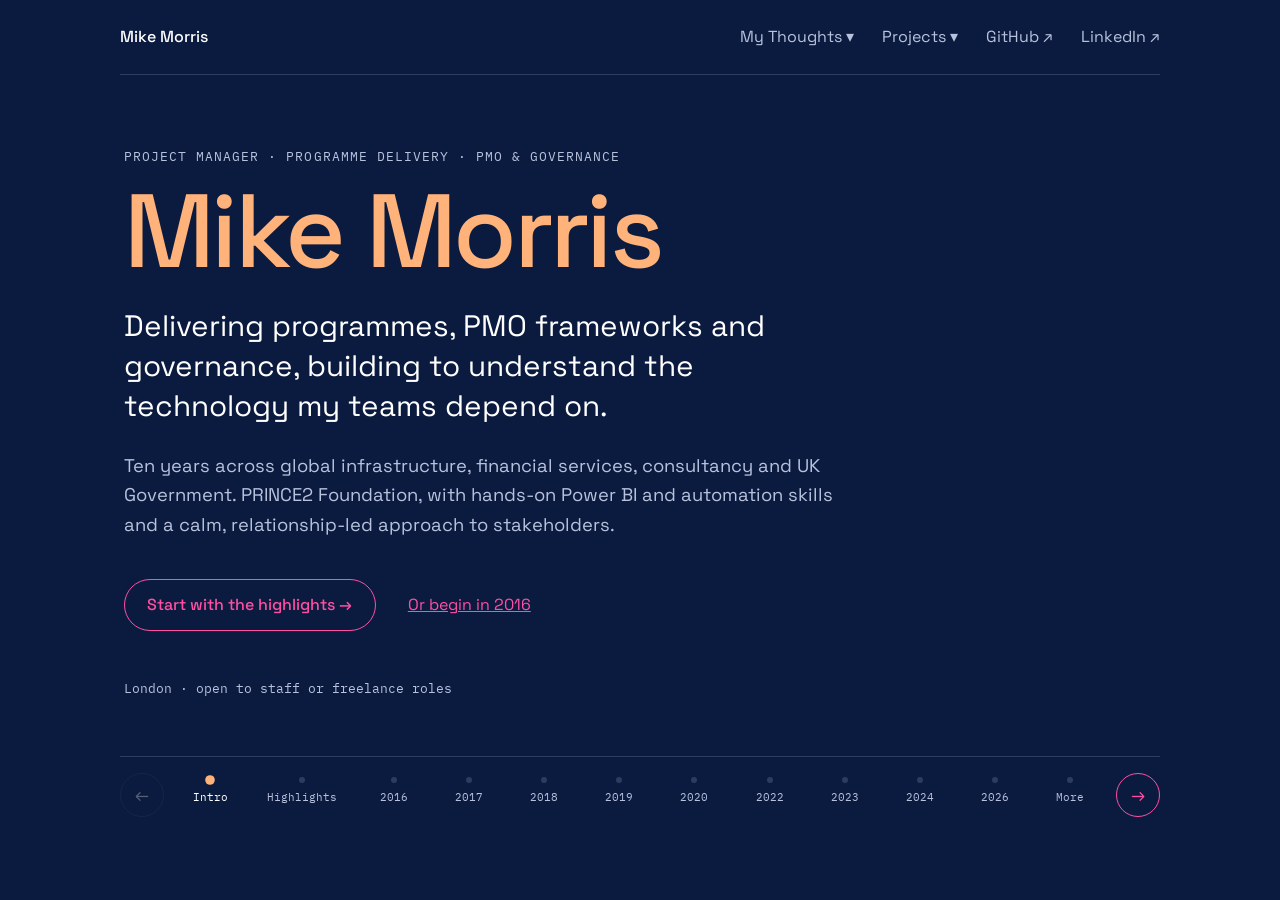
<file: index.html>
<!DOCTYPE html>
<html lang="en-GB">
<head>
  <meta charset="UTF-8">
  <meta name="viewport" content="width=device-width, initial-scale=1.0, viewport-fit=cover">
  <title>Mike Morris | Project Manager</title>
  <meta name="description" content="Mike Morris: Project Manager with 10 years' experience delivering programmes, PMO frameworks and governance. My career, one role at a time.">
  <link href="https://fonts.googleapis.com/css2?family=IBM+Plex+Mono:wght@400;500&family=Space+Grotesk:wght@300;400;500;700&display=swap" rel="stylesheet">
  <!-- styles.css: colours and fonts for the whole site.
       site.css: the header, menus and article layout shared by every page.
       journey.css: the layout of this page only. Later files win any tie. -->
  <link rel="stylesheet" href="/css/styles.css">
  <link rel="stylesheet" href="/css/site.css">
  <link rel="stylesheet" href="/css/journey.css">
</head>
<body class="journey-page">

  <header class="site-header">
    <a class="journey-name" href="#intro">Mike Morris</a>
    <nav class="site-nav" aria-label="Site">
         <details class="nav-menu">
        <summary>My Thoughts</summary>
        <ul>
          <li><a href="Writings/Luddites.html"><span>Luddites - Tragedy and Warnings</span><span class="label">Thinkpiece · [DD Mon YYYY]</span></a></li>
          <li><a href="writing/[post-2].html"><span>[Second post title]</span><span class="label">Delivery · [DD Mon YYYY]</span></a></li>
          <li><a href="writing/[post-3].html"><span>[Third post title]</span><span class="label">Learning log · [DD Mon YYYY]</span></a></li>
          <li><a class="nav-menu-all" href="writing/index.html">All posts →</a></li>
        </ul>
      </details>
       <details class="nav-menu">
        <summary>Projects</summary>
        <ul>
          <li><a href="projects/classic-rts.html"><span>Red Alert Browser Port</span><span class="label">WebAssembly · AI delivery</span></a></li>
          <li><a href="projects/Job-Search-Automation.html"><span>Job Search Automation</span><span class="label">n8n · AI workflows</span></a></li>
          <li><a href="projects/records-automation.html"><span>Records Automation</span><span class="label">Apps Script · Google Sheets</span></a></li>
          <li><a class="nav-menu-all" href="projects/index.html">All projects →</a></li>
        </ul>
      </details>
      <a href="https://github.com/Mikem9693">GitHub ↗</a>
      <a href="https://www.linkedin.com/in/mike-morris-5a3879b5/">LinkedIn ↗</a>
    </nav>
    <!-- Hidden from view, but screen readers still announce it when the page turns. -->
    <p class="visually-hidden" id="journey-counter" aria-live="polite"></p>
  </header>

  <main>
    <!-- The viewport is the "window" you look through. The track holds every page side by side
         and journey.js slides it left and right. Without JavaScript, the pages simply stack. -->
    <div class="journey-viewport">
      <div class="journey-track">

        <!-- ===== Intro ===== -->
        <section class="journey-page-item journey-intro" id="intro" data-label="Intro" aria-labelledby="intro-title">
          <p class="label">Project Manager · Programme Delivery · PMO &amp; Governance</p>
          <h1 id="intro-title">Mike Morris</h1>
          <p class="intro-statement">Delivering programmes, PMO frameworks and governance, building to understand the technology my teams depend on.</p>
          <p class="lead">Ten years across global infrastructure, financial services, consultancy and UK Government. PRINCE2 Foundation, with hands-on Power BI and automation skills and a calm, relationship-led approach to stakeholders.</p>
          <p class="intro-actions">
            <a class="button" href="#highlights">Start with the highlights →</a>
            <a href="#role-2016">Or begin in 2016</a>
          </p>
          <p class="intro-meta">London · open to staff or freelance roles</p>
        </section>

        <!-- ===== Career highlights =====
             Each highlight links to the role it came from. journey.js turns those links into page turns. -->
        <section class="journey-page-item journey-highlights" id="highlights" data-label="Highlights" aria-labelledby="highlights-title">
                    <h2 id="highlights-title">Career highlights</h2>
          <ol class="highlight-grid">
            <li>
              <p class="highlight-stat">$150,000</p>
              <p>Saved by rescuing failing regulatory segmentation project.</p>
              <a href="#role-2024">Vantage Data Centres, 2024 →</a>
            </li>
            <li>
              <p class="highlight-stat">300%&nbsp;→&nbsp;85%</p>
            <p>Reduction in developer utilisation through introduction of Agile </p>
              <a href="#role-2024">Vantage Data Centres, 2024 →</a>
            </li>
            <li>
              <p class="highlight-stat">1&nbsp;→&nbsp;6</p>
              <p>Live executive dashboards across key business functions, giving C-suite unified visibility.</p>
              <a href="#role-2024">Vantage Data Centres, 2024 →</a>
            </li>
            <li>
              <p class="highlight-stat">4&nbsp;months</p>
              <p>Took a consultancy from no formal PMO practice to operational maturity.</p>
              <a href="#role-2023">QuantSpark, 2023 →</a>
            </li>
            <li>
              <p class="highlight-stat">6</p>
              <p>Release clashes avoided by creating 7-department roadmap .</p>
              <a href="#role-2022">Lloyds Banking Group, 2022 →</a>
            </li>
            <li>
              <p class="highlight-stat">25%</p>
              <p>NHS workforce given access to routine COVID-19 testing capacity, across 6 NHS Trusts</p>
              <a href="#role-2020">Department of Health and Social Care, 2020 →</a>
            </li>
          </ol>
        </section>

        <!-- ===== Role 1 =====
             Every role follows the same pattern. To add one, copy a whole <article> block,
             give it a new id and data-label, and journey.js adds it to the year strip.
             All facts and figures come from the master CV: change them there first. -->
        <article class="journey-page-item role" id="role-2016" data-label="2016" aria-labelledby="role-2016-title">
          <div class="role-meta">
            <p class="role-year" aria-hidden="true">2016</p>
            <h2 id="role-2016-title">Business Transformation Lead</h2>
            <p class="role-org">Greater Manchester Shared Service</p>
            <p class="role-dates">Sep 2016 - Nov 2017</p>
            <ul class="skills" aria-label="Skills used in this role">
              <li>Process improvement</li>
              <li>Excel automation</li>
              <li>Recruitment</li>
            </ul>
          </div>
          <div class="role-body">
            <p class="lead">Recruitment and HR shared service, including the Stop-Gap supply staffing service for 35 client schools and 200 supply staff.</p>
            <div class="achievement">
              <div>
                <h3>Turnaround</h3>
                <p>Returned the Stop-Gap service to profitability after 16 consecutive loss making quarters <mark>reduced administrative task time by 90%</mark> through digital record-keeping and macro-based automation.</p>
              </div>
            </div>
          </div>
          <div class="role-highlights">
            <h3>Highlights</h3>
            <ul>
              <li>Introduced email booking and an automated receipting system, reduced billing queries by 35%. All customers surveyed gave positive feedback.</li>
              <li>Streamlined the recruitment workflow through automation, reducing time spent between stages.</li>
              <li>Achieved all improvements and modernisation with zero spend or external tooling.</li>
            </ul>
          </div>
        </article>

        <!-- ===== Role 2 ===== -->
        <article class="journey-page-item role" id="role-2017" data-label="2017" aria-labelledby="role-2017-title">
          <div class="role-meta">
            <p class="role-year" aria-hidden="true">2017</p>
            <h2 id="role-2017-title">Assurance and Risk Support Officer</h2>
            <p class="role-org">Home Office</p>
            <p class="role-dates">Nov 2017 - Feb 2019</p>
            <ul class="skills" aria-label="Skills used in this role">
              <li>Excel automation</li>
              <li>Risk frameworks</li>
              <li>Process design</li>
            </ul>
          </div>
          <div class="role-body">
            <p class="lead">Supporting the Home Office's Risk and Assurance team, marking my first move into UK Government.</p>
            <div class="achievement">
              <div>
                <h3>Automation</h3>
                <p>Redesigned the resource pool matching process with skills-based, anonymised shortlisting, cutting matching time by approximately 25% and helping to <mark>reduce unconscious bias.</mark></p>
              </div>
            </div>
          </div>
          <div class="role-highlights">
            <h3>Highlights</h3>
            <ul>
              <li>Built Excel macro-based automation that reduced a weekly data task from several hours to circa 10 minutes. Cutting administrative workloads by 20% across two teams.</li>
              <li>Developed risk assessment frameworks and a medium-term improvement strategy for the Risk and Assurance team, improving reporting accuracy.</li>
            </ul>
          </div>
        </article>

        <!-- ===== Role 3 ===== -->
        <article class="journey-page-item role" id="role-2018" data-label="2018" aria-labelledby="role-2018-title">
          <div class="role-meta">
            <p class="role-year" aria-hidden="true">2018</p>
            <h2 id="role-2018-title">Team Leader, BICS Data Quality and Cleanse</h2>
            <p class="role-org">Home Office</p>
            <p class="role-dates">Dec 2018 - Dec 2019</p>
            <ul class="skills" aria-label="Skills used in this role">
              <li>Team leadership</li>
              <li>Coaching</li>
              <li>Data quality</li>
            </ul>
          </div>
          <div class="role-body">
            <p class="lead">Led a team of 10 responsible for data quality and cleanse across large case cohorts.</p>
            <div class="achievement">
              <div>
                <h3>Team turnaround</h3>
                <p>Restructured processes and team culture, <mark>improving throughput 65%,</mark> and transforming team into one of organisations most efficient, as recognised by leadership </p>
              </div>
            </div>
          </div>
          <div class="role-highlights">
            <h3>Highlights</h3>
            <ul>
              <li>Introduced development pathways and coaching. Every team member demonstrated improvement between performance reviews, four of ten promoted within 9 months</li>
              <li>Designed data quality and cleanse frameworks for cohorts ranging from 6,000 to 180,000 cases, supported by tracking tools, quality assurance protocols and formal reports for senior stakeholders.</li>
            </ul>
          </div>
        </article>

        <!-- ===== Role 4 ===== -->
        <article class="journey-page-item role" id="role-2019" data-label="2019" aria-labelledby="role-2019-title">
          <div class="role-meta">
            <p class="role-year" aria-hidden="true">2019</p>
            <h2 id="role-2019-title">Policy Manager</h2>
            <p class="role-org">Maritime and Coastguard Agency</p>
            <p class="role-dates">Dec 2019 - Oct 2020</p>
            <ul class="skills" aria-label="Skills used in this role">
              <li>Crisis management</li>
              <li>Policy</li>
              <li>International stakeholders</li>
            </ul>
          </div>
          <div class="role-body">
            <p class="lead">Maritime labour policy, which became the front line of the UK's COVID-19 response for seafarers.</p>
            <div class="achievement">
              <div>
                <h3>COVID-19 response</h3>
                <p>Managed the UK's maritme seafarer repatriation response, <mark>returning 80% of seafarers</mark> on UK flagged ships within legal limits. No delays to global shipping</p>
              </div>
            </div>
          </div>
          <div class="role-highlights">
            <h3>Highlights</h3>
            <ul>
              <li>Represented the UK at international maritime conventions, including the European Maritime Safety Agency workshop in Lisbon.</li>
              <li>Represented UK Government at biannual tripartite working group of seafarers, shipowners and Government, restructuring it to operate effectively online during COVID-19.</li>
              <li>Led Maritime Labour Convention 2006 policy work and its post-implementation review, analysing compliance data to drive improvements.</li>
            </ul>
          </div>
        </article>

        <!-- ===== Role 5 ===== -->
        <article class="journey-page-item role" id="role-2020" data-label="2020" aria-labelledby="role-2020-title">
          <div class="role-meta">
            <p class="role-year" aria-hidden="true">2020</p>
            <h2 id="role-2020-title">Programme Support and Private Secretary, LAMP Testing</h2>
            <p class="role-org">Department of Health and Social Care (loan from MCGA)</p>
            <p class="role-dates">Oct 2020 - Feb 2022</p>
            <ul class="skills" aria-label="Skills used in this role">
              <li>Programme delivery</li>
              <li>Vendor negotiation</li>
              <li>Governance</li>
            </ul>
          </div>
          <div class="role-body">
            <p class="lead">Delivered non-invasive, asymptomatic testing for NHS staff during the national emergency.</p>
            <div class="achievement">
              <div>
                <h3>National rollout</h3>
                <p>Delivered LAMP COVID-19 testing across 6 NHS Trusts covering 30+ hospitals and universities, providing routine testing capacity for <mark>25% of the NHS workforce</mark>, ahead of schedule and under budget.</p>
              </div>
            </div>
          </div>
          <div class="role-highlights">
            <h3>Highlights</h3>
            <ul>
              <li>Managed six concurrent site implementation workstreams, each tracking milestones dependencies and compliance</li>
              <li>Secured a 12-month warranty extension at no additional cost for 200+ unused LAMP machines, despite no contractual obligation on the vendor.</li>
              <li>Automated the lab ordering, saving 500+ hours annually.</li>
              <li>Advised the Director on policy implementation and cross-departmental work.</li>
            </ul>
          </div>
        </article>

        <!-- ===== Role 6 ===== -->
        <article class="journey-page-item role" id="role-2022" data-label="2022" aria-labelledby="role-2022-title">
          <div class="role-meta">
            <p class="role-year" aria-hidden="true">2022</p>
            <h2 id="role-2022-title">Project &amp; Product Manager</h2>
            <p class="role-org">Lloyds Banking Group</p>
            <p class="role-dates">Mar 2022 - Apr 2023 · Contract</p>
            <ul class="skills" aria-label="Skills used in this role">
              <li>Roadmapping</li>
              <li>Portfolio governance</li>
              <li>Release planning</li>
            </ul>
          </div>
          <div class="role-body">
            <p class="lead">The UK's largest retail and commercial bank. Supported a portfolio of 35+ initiatives across 7 business areas and customer-facing digital products serving 350,000+ users.</p>
            <div class="achievement">
              <div>
                <h3>Release roadmap</h3>
                <p>Built a delivery roadmap for 35 projects across seven departments. <mark>Avoiding six release clashes</mark> and preventing three project delays through strategic resequencing</p>
              </div>
            </div>
          </div>
          <div class="role-highlights">
            <h3>Highlights</h3>
            <ul>
              <li>Introduced portfolio-level governance, dependency management and alignment protocols, reducing inter-project conflicts by 30%.</li>
              <li>Developed stage-gate governance and PMO standards across business units, replacing inconsistent practice with a standard framework.</li>
              <li>Took customer-facing digital products from business case to launch, coordinating Technology, Compliance, Marketing and Operations for 350,000+ customers.</li>
            </ul>
          </div>
        </article>

        <!-- ===== Role 7 ===== -->
        <article class="journey-page-item role" id="role-2023" data-label="2023" aria-labelledby="role-2023-title">
          <div class="role-meta">
            <p class="role-year" aria-hidden="true">2023</p>
            <h2 id="role-2023-title">Head of PMO</h2>
            <p class="role-org">QuantSpark</p>
            <p class="role-dates">Apr 2023 - Aug 2023</p>
            <ul class="skills" aria-label="Skills used in this role">
              <li>PMO set-up</li>
              <li>Asana</li>
              <li>Runn.io</li>
            </ul>
          </div>
          <div class="role-body">
            <p class="lead">Data science and analytics consultancy of around 80 people. Recruited to build PMO capability from inception, reporting to the CEO as a member of the Senior Leadership Team.</p>
            <div class="achievement">
              <div>
                <h3>PMO from zero</h3>
                <p><mark>Designed and implemented the PMO framework</mark> covering delivery methodology, portfolio governance and risk in four months.</p>
              </div>
            </div>
          </div>
          <div class="role-highlights">
            <h3>Highlights</h3>
            <ul>
              <li>Introduced stage-gate governance, improving revenue forecasting accuracy by 30%, project profitability visibility by 40% and overall project efficiency by 25%.</li>
              <li>Built skills-based allocation and capacity planning for 30+ consultants across 15+ concurrent projects, raising billable utilisation by 25%.</li>
              <li>Designed and piloted RAID training with 10 project staff, reducing CEO intervention on pilot projects by 65%.</li>
            </ul>
          </div>
        </article>

        <!-- ===== Role 8 ===== -->
        <article class="journey-page-item role" id="role-2024" data-label="2024" aria-labelledby="role-2024-title">
          <div class="role-meta">
            <p class="role-year" aria-hidden="true">2024</p>
            <h2 id="role-2024-title">Project Manager - Global</h2>
            <p class="role-org">Vantage Data Centres</p>
            <p class="role-dates">Feb 2024 - Mar 2026 · Role made redundant</p>
            <ul class="skills" aria-label="Skills used in this role">
              <li>Power BI</li>
              <li>MS Project</li>
              <li>Power Platform</li>
            </ul>
          </div>
          <div class="role-body">
            <p class="lead">Global hyperscale data centre provider, 1,000+ employees. Delivered projects and platform governance across EMEA, APAC and North America, working asynchronously across seven time zones.</p>
            <div class="achievement">
              <div>
                <h3>Programme rescue and cancellation</h3>
                <p>Recovered failing regulatory segmentation project within two weeks. Recommended cancellation after identifying project no longer fit for purpose, <mark>saving $150,000</mark> with agreement from Legal, Cybersecurity and IT.</p>
              </div>
            </div>
          </div>
          <div class="role-highlights">
            <h3>Highlights</h3>
            <ul>
              <li>Built a Power BI project hub for a Director overseeing 26 projects, cutting utilisation from 145% to 90% in three weeks; four projects moved from Red to Green.</li>
              <li>Introduced Agile ceremonies, story pointing and MVPs, cutting developer utilisation from 300% to 85% over four sprints.</li>
              <li>Built a department-wide PMO framework from scratch, reducing project delays by 25% and delivery timelines by 20%.</li>
              <li>Took stalled executive dashboard programme from 1 to 6 live dashboards, unifying up to five source systems through medallion-architecture data lake.</li>
              <li>Managed a $10m estate-wide hardware upgrade across 30+ data centre facilities, delivering on time with minimal disruption.</li>
              <li>Standardised contracts, leasing procedures and tracking across North America, APAC and EMEA</li>
            </ul>
          </div>
        </article>

        <!-- ===== Role 9 (current) ===== -->
        <article class="journey-page-item role" id="role-2026" data-label="2026" aria-labelledby="role-2026-title">
          <div class="role-meta">
            <p class="role-year" aria-hidden="true">2026</p>
            <h2 id="role-2026-title">Founder & Product lead</h2>
            <p class="role-org"><a href="https://www.3pmfootball.pro">Stealth</a></p>
            <p class="role-dates">Mar 2026 - Present</p>
            <ul class="skills" aria-label="Skills used in this role">
              <li>Product strategy</li>
              <li>Commercial modelling</li>
              <li>UK GDPR</li>
            </ul>
          </div>
          <div class="role-body">
            <p class="lead">Founded company and expect to launch first app before end of 2026.</p>
            <div class="achievement">
              <div>
                <h3>Concept to launch-ready</h3>
                <p>Took product from concept to a de-risked, launch-ready app. <mark>Created and scoped all product features</mark>, prototyping every major user with interactive demos, and defining the release schedule, commercial model, legal framework and brand.</p>
              </div>
            </div>
          </div>
          <div class="role-highlights">
            <h3>Highlights</h3>
            <ul>
              <li>Recruited and structured an equal technical co-founder partnership, documenting equity, vesting, reserved matters and IP assignment.</li>
              <li>Built the commercial model and go-to-market plan, benchmarking pricing against 20+ competitors.</li>
              <li>Drafted a UK GDPR-compliant privacy policy, incorporated the company and completed ICO registration.</li>
              <li>Responsible for advertising and marketing, creating consistent brand identity</li>
            </ul>
          </div>
        </article>

        <!-- ===== More: everything else ===== -->
        <section class="journey-page-item journey-more" id="more" data-label="More" aria-labelledby="more-title">
          <p class="label">The next chapter</p>
          <h2 id="more-title">Looking for project and programme delivery, PMO and governance roles.</h2>
          <p class="lead">Open to London, hybrid and remote roles. If your team is working on something. Let's talk.</p>
          <ul class="contact-links">
            <li><a href="mailto:Mikem9693@gmail.com">Email</a></li>
            <li><a href="https://www.linkedin.com/in/mike-morris-5a3879b5/">LinkedIn ↗</a></li>
            <li><a href="https://github.com/Mikem9693">GitHub ↗</a></li>
          </ul>

          <div class="more-columns">
            <section aria-labelledby="built-title">
              <h3 id="built-title">What I've built</h3>
              <dl class="more-list">
                <dt><a href="/projects/classic-rts.html">Red Alert in the browser</a></dt>
                <dd>A browser port of Command &amp; Conquer: Red Alert (1996), delivered through phase gates with an AI coding assistant as the engineer.</dd>
                <dt><a href="/projects/job-search-automation.html">Job search automation</a></dt>
                <dd>An n8n pipeline where a low-cost AI model scores every role and only roles above 60% go to a stronger model to draft a cover letter.</dd>
                <dt><a href="projects/records-automation.html">Records automation</a></dt>
                <dd>A Google Sheets tracker that logs each application automatically and keeps its own status up to date.</dd>
                <dt>Document navigation app</dt>
                <dd>Built in Svelte with AI-assisted development; presented 50+ documents with zero issues.</dd>
                <dt>Pi-hole home network</dt>
                <dd>Network-wide DNS filtering on a Raspberry Pi, now blocking 15% to 30% of queries.</dd>
                <dt>This website</dt>
                <dd>Hand-coded in HTML, CSS and JavaScript using AI as a development and learning aid. No website builders, frameworks or templates.</dd>
              </dl>
            </section>

            <section aria-labelledby="advisory-title">
              <h3 id="advisory-title">Advisory work</h3>
              <dl class="more-list">
                <dt><a href="https://www.Vierma.cz">Vierma</a> <span>Feb 2026 - Present</span></dt>
                <dd>Commercial and growth advisor to a premium textile e-commerce start-up in the Czech Republic.</dd>
                <dt><a href="https://www.thegkn.net">The Goalkeeping Network</a> <span>Jan 2021 - Present</span></dt>
                <dd>KPI framework, strategic objectives and launch planning for products that consistently sell out within hours of release.</dd>
                <dt>Born Again Boots <span>Feb 2023 - Jan 2025</span></dt>
                <dd>Business planning, P&amp;L forecasting, financial controls and reporting for a sustainable footwear company.</dd>
              </dl>

              <h3>Outside work</h3>
              <dl class="more-list">
                <dt>Football and fundraising</dt>
                <dd>Organised charity football matches between 2017 and 2022, raising £7,500+ for local causes, Ronald McDonald House and the Darby Rimmer MND Foundation.</dd>
                <dt>Goalkeeing Coach</dt>
                <dd>Currently coaching at Step 7 grassroots: League champions, one cup win and a second cup final</dd>
              </dl>

              <h3>Qualifications</h3>
              <dl class="more-list">
                <dt>PRINCE2 Foundation</dt>
                <dd>Apr 2024</dd>
                <dt>BA (Hons) History, Sheffield Hallam University</dt>
                <dd>2016</dd>
              </dl>
            </section>
          </div>

          <p><a href="#intro">← Back to the start</a></p>
        </section>

      </div>
    </div>

    <!-- The navigation bar. It starts hidden, and journey.js reveals it, because
         these buttons only work when JavaScript is running. -->
    <nav class="journey-nav" aria-label="Move through my journey" hidden>
      <button type="button" class="journey-prev" aria-label="Previous page">←</button>
      <ol class="journey-spine"></ol>
      <button type="button" class="journey-next" aria-label="Next page">→</button>
    </nav>
  </main>

  <!-- Scripts go at the end of <body>, so the page's HTML exists before the script looks for it. -->
  <script src="/js/menu.js"></script>
  <script src="/js/journey.js"></script>
</body>
</html>
</file>
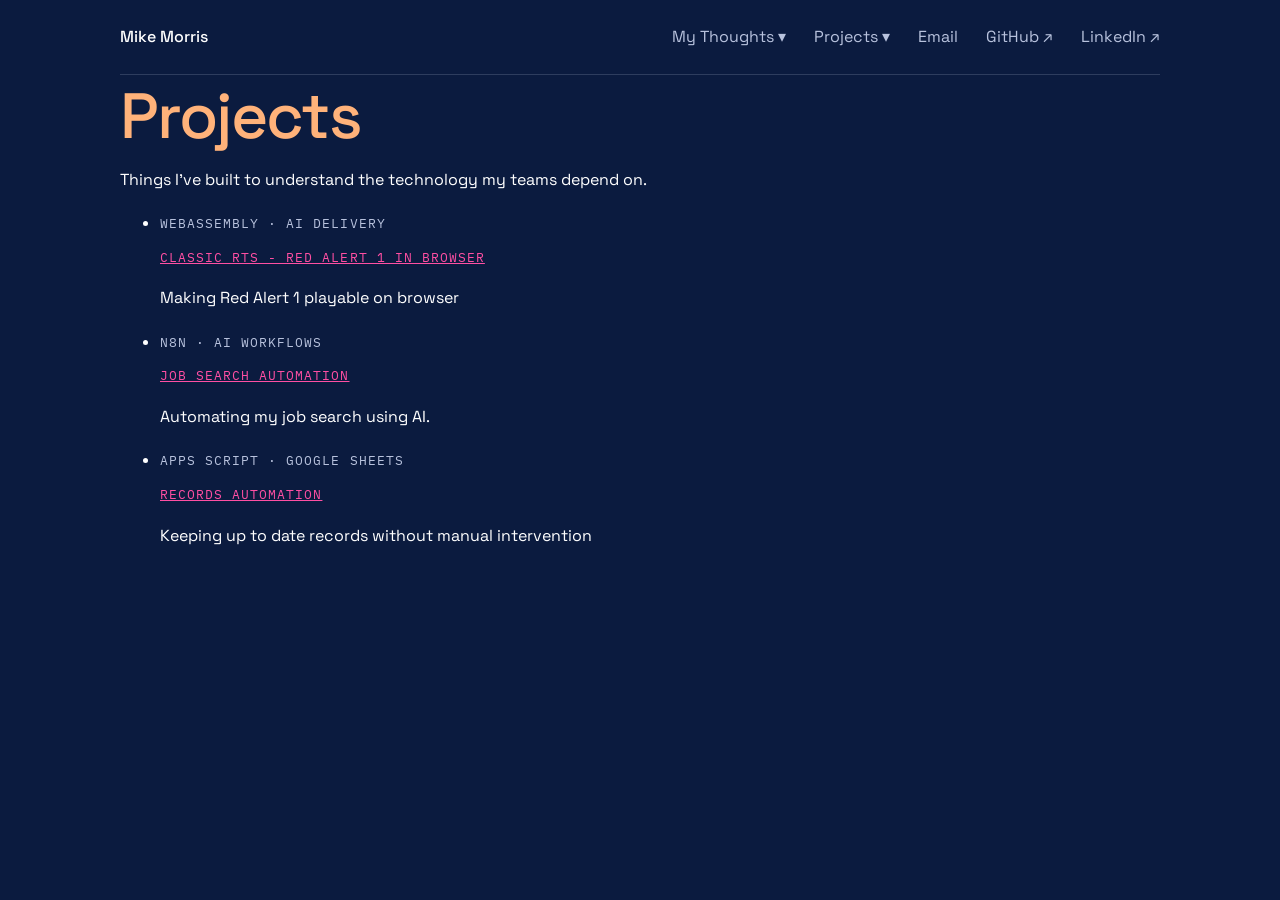
<file: projects/index.html>
<!DOCTYPE html>
<html lang="en-GB">
<head>
  <meta charset="UTF-8">
  <meta name="viewport" content="width=device-width, initial-scale=1.0">
  <title>Projects | Mike Morris</title>
  <meta name="description" content="Things I've built to understand the technology my teams depend on.">
  <link href="https://fonts.googleapis.com/css2?family=IBM+Plex+Mono:wght@400;500&family=Space+Grotesk:wght@300;400;500;700&display=swap" rel="stylesheet">
  <link rel="stylesheet" href="/css/styles.css">
  <link rel="stylesheet" href="/css/site.css">
</head>
<body class="article-page">

  <!-- Shared header: site.js replaces this. The name link only shows if JavaScript fails. -->
  <div id="site-header"><a class="journey-name" href="/">Mike Morris</a></div>
  <script src="/js/site-data.js"></script>
  <script src="/js/site.js"></script>

  <main>
    <h1>Projects</h1>
    <p>Things I've built to understand the technology my teams depend on.</p>

    <!-- site.js fills this from PROJECTS in site-data.js -->
    <ul class="listing" data-list="projects"></ul>
  </main>

  <script src="/js/menu.js"></script>
</body>
</html>
</file>
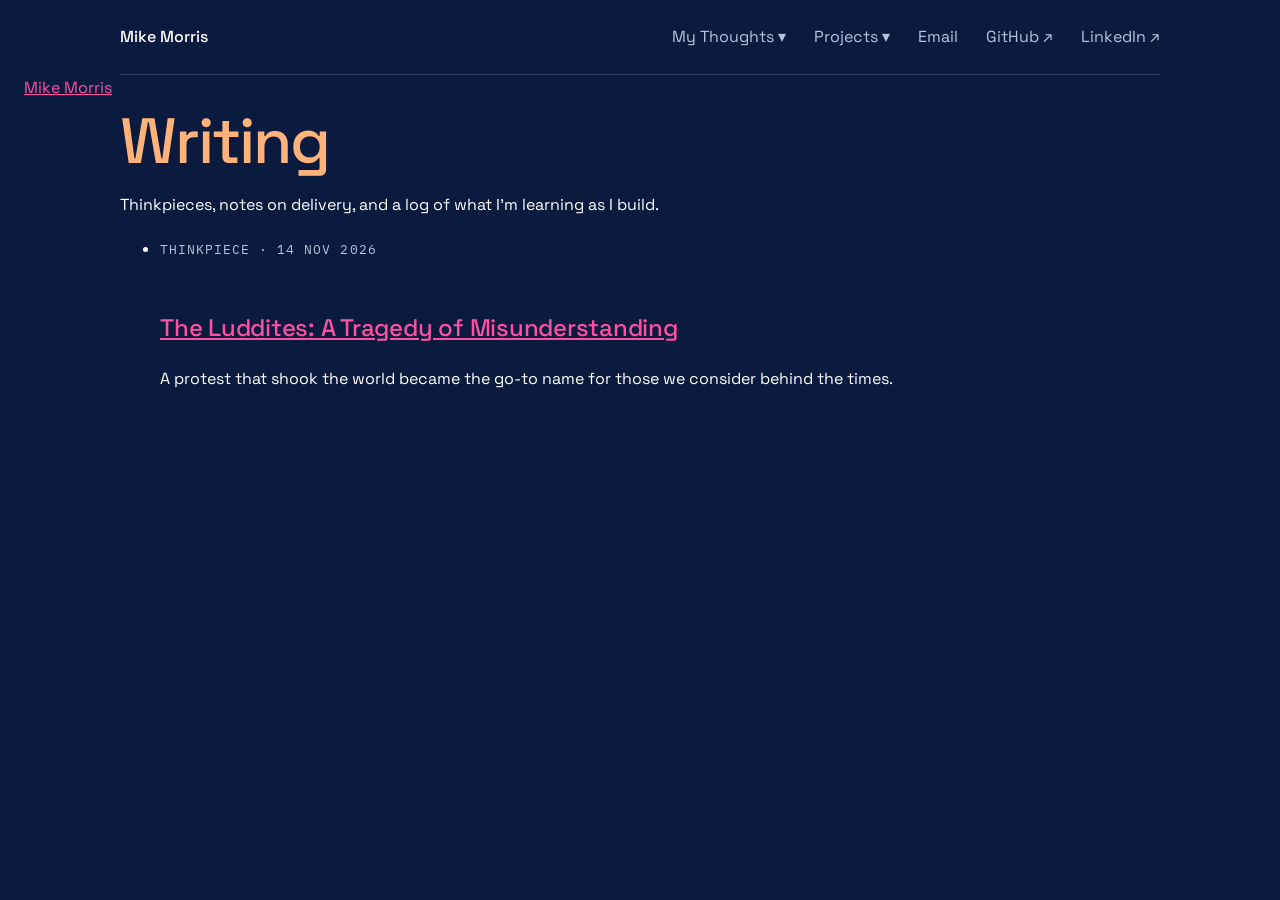
<file: writing/index.html>
<!DOCTYPE html>
<html lang="en-GB">
<head>
  <meta charset="UTF-8">
  <meta name="viewport" content="width=device-width, initial-scale=1.0">
  <title>Writing | Mike Morris</title>
  <meta name="description" content="Thinkpieces, delivery notes and a learning log.">
   <link href="https://fonts.googleapis.com/css2?family=IBM+Plex+Mono:wght@400;500&family=Space+Grotesk:wght@300;400;500;700&display=swap" rel="stylesheet">
  <link rel="stylesheet" href="/css/styles.css">
  <link rel="stylesheet" href="/css/site.css">
</head>
<body class="article-page post">
  <!-- Shared header: /js/site.js builds it from /js/site-data.js. The name link only shows if JavaScript fails. -->
  <div id="site-header"><a class="journey-name" href="/">Mike Morris</a></div>
  <script src="/js/site-data.js"></script>
  <script src="/js/site.js"></script>
  <script src="/js/menu.js"></script>
</head>
<body class="article-page">

  <!-- Shared header: site.js replaces this. The name link only shows if JavaScript fails. -->
  <div id="site-header"><a class="journey-name" href="/">Mike Morris</a></div>
  <script src="/js/site-data.js"></script>
  <script src="/js/site.js"></script>

  <main>
    <h1>Writing</h1>
    <p>Thinkpieces, notes on delivery, and a log of what I'm learning as I build.</p>

    <!-- site.js fills this from POSTS in site-data.js -->
    <ul class="listing" data-list="posts"></ul>
  </main>

  <script src="/js/menu.js"></script>
</body>
</html>
</file>
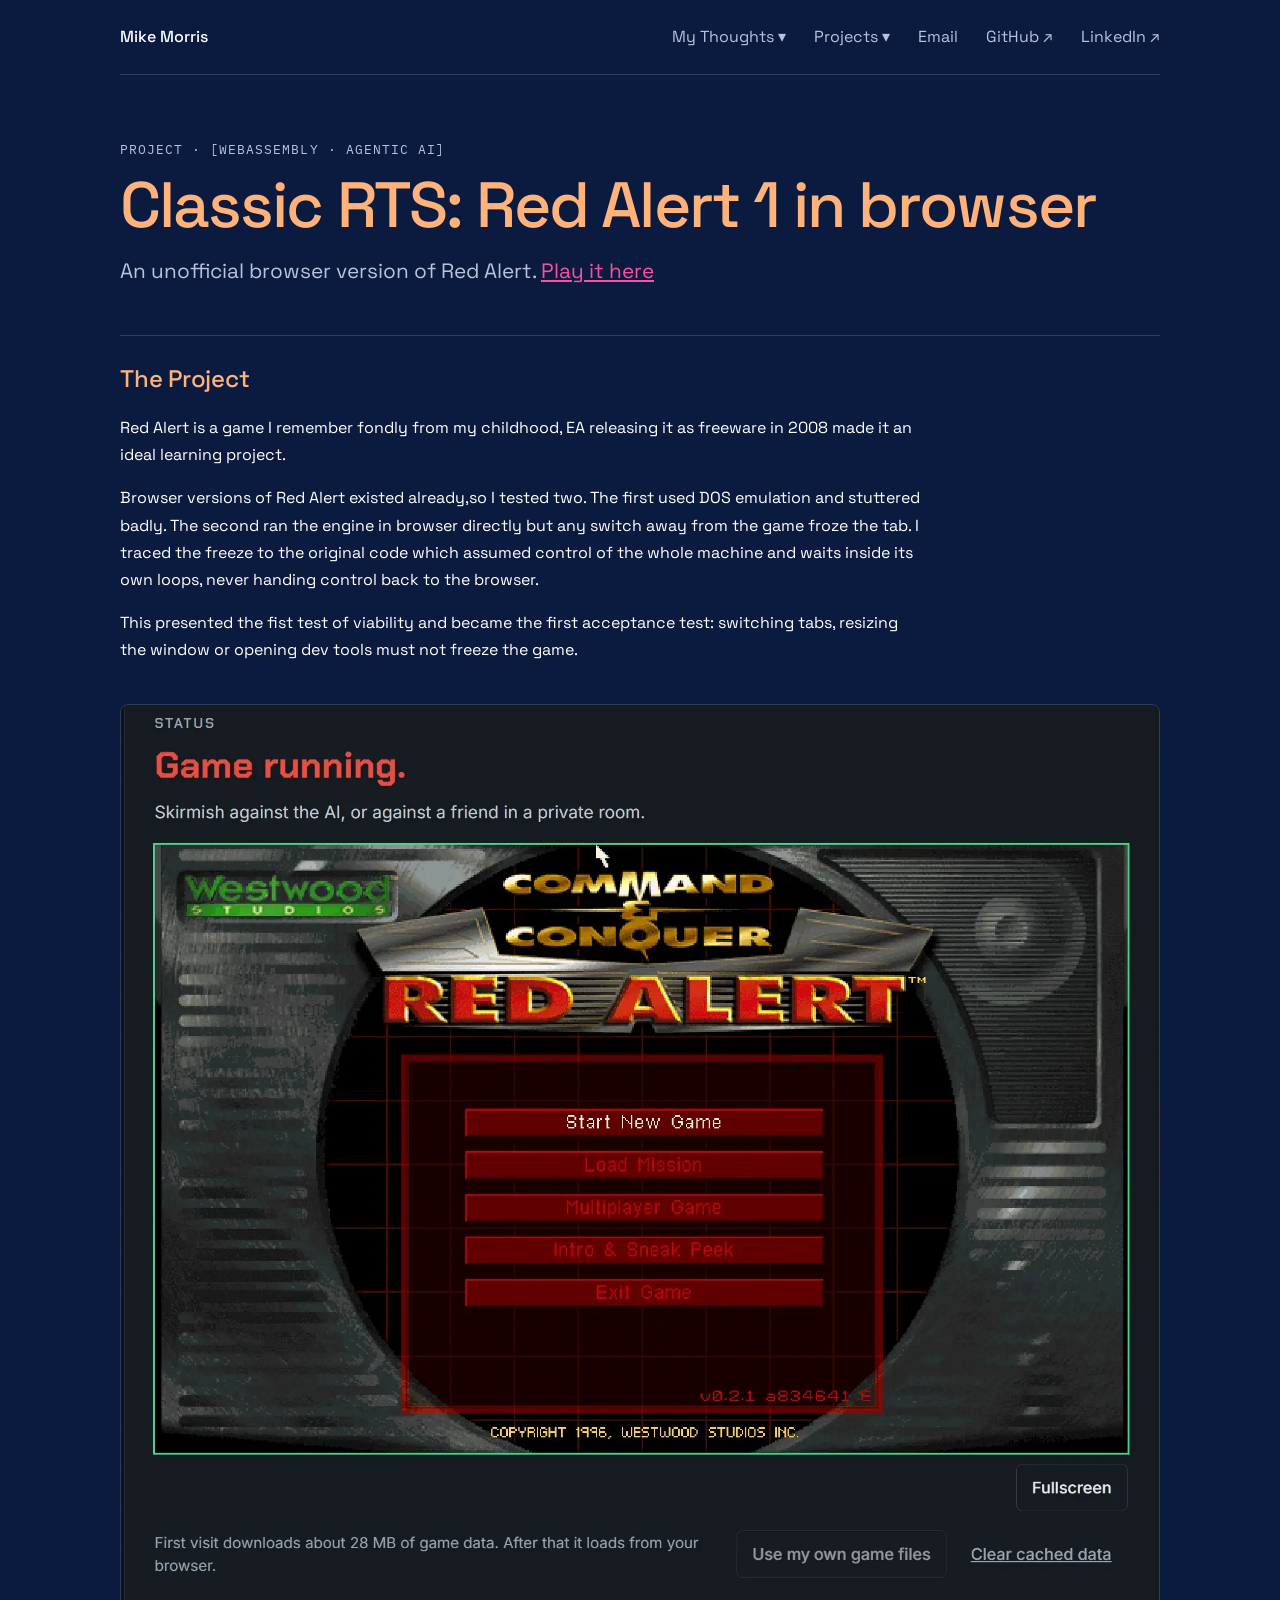
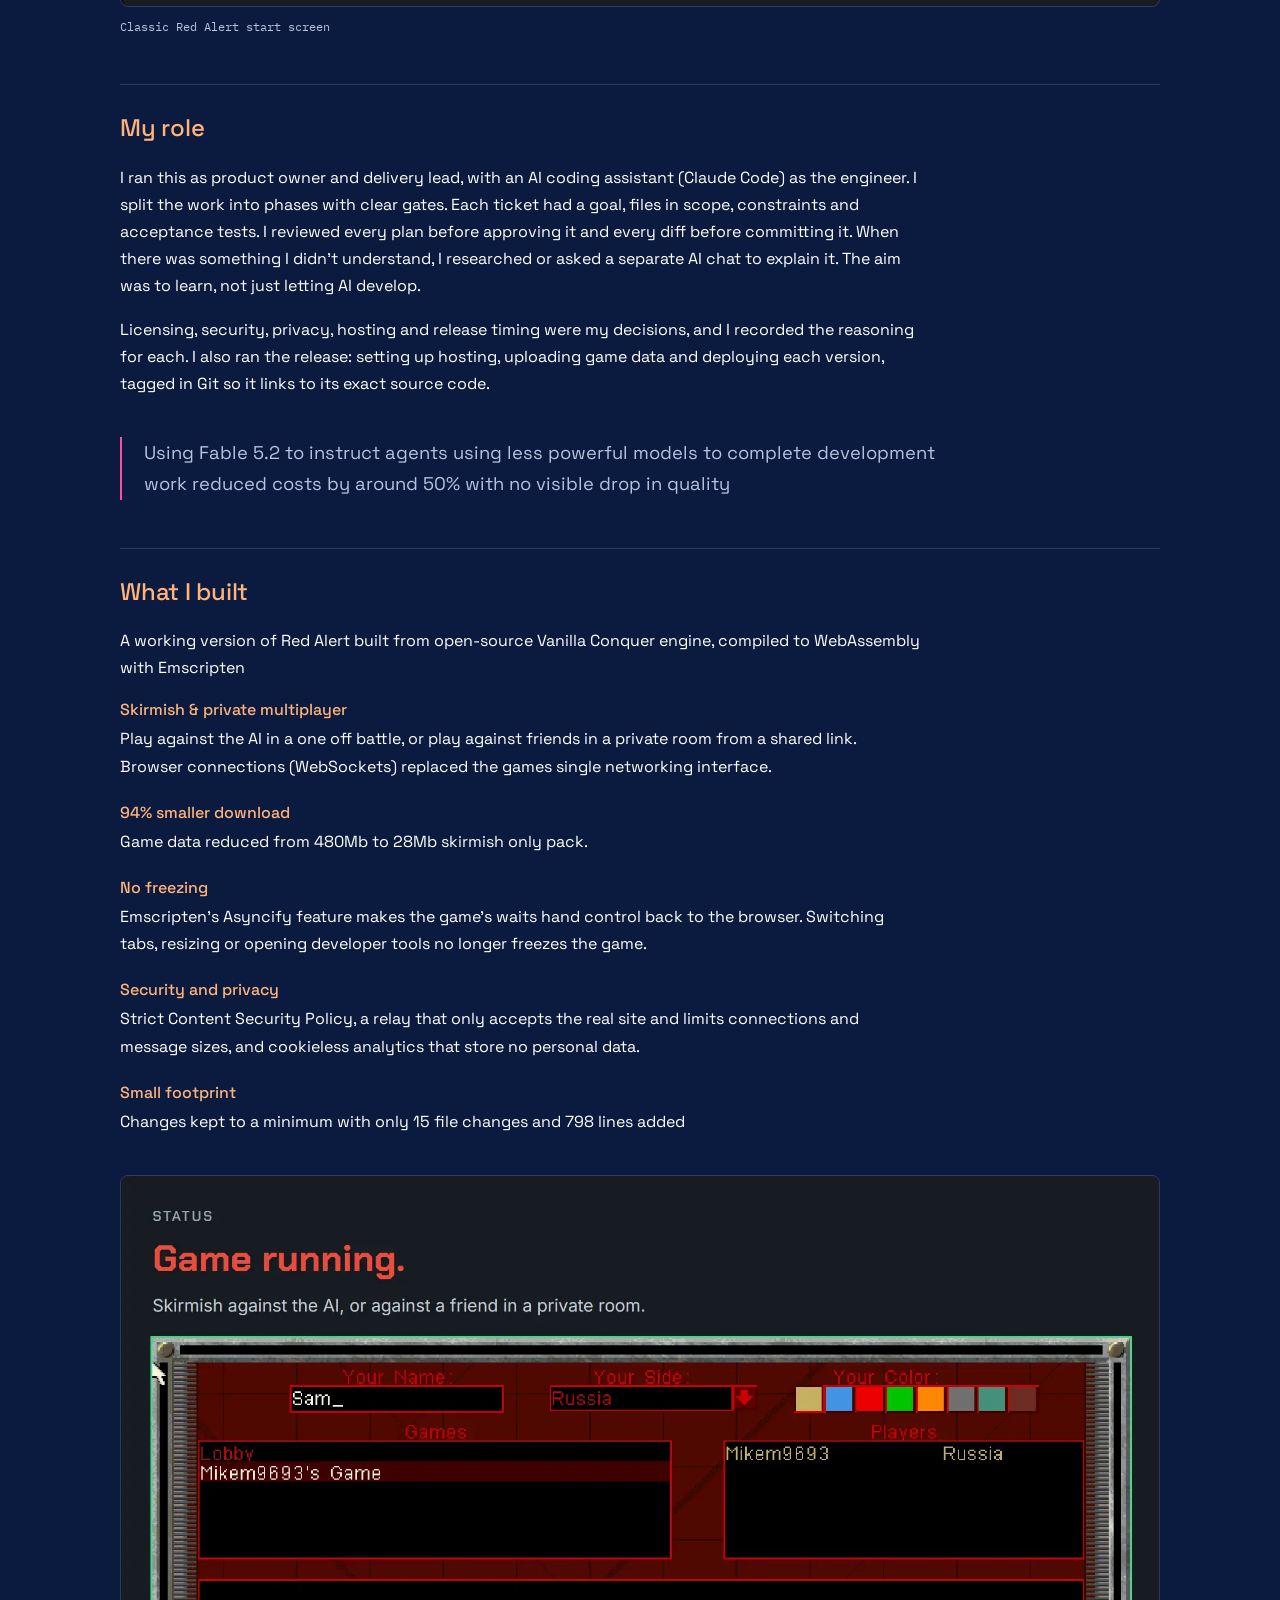
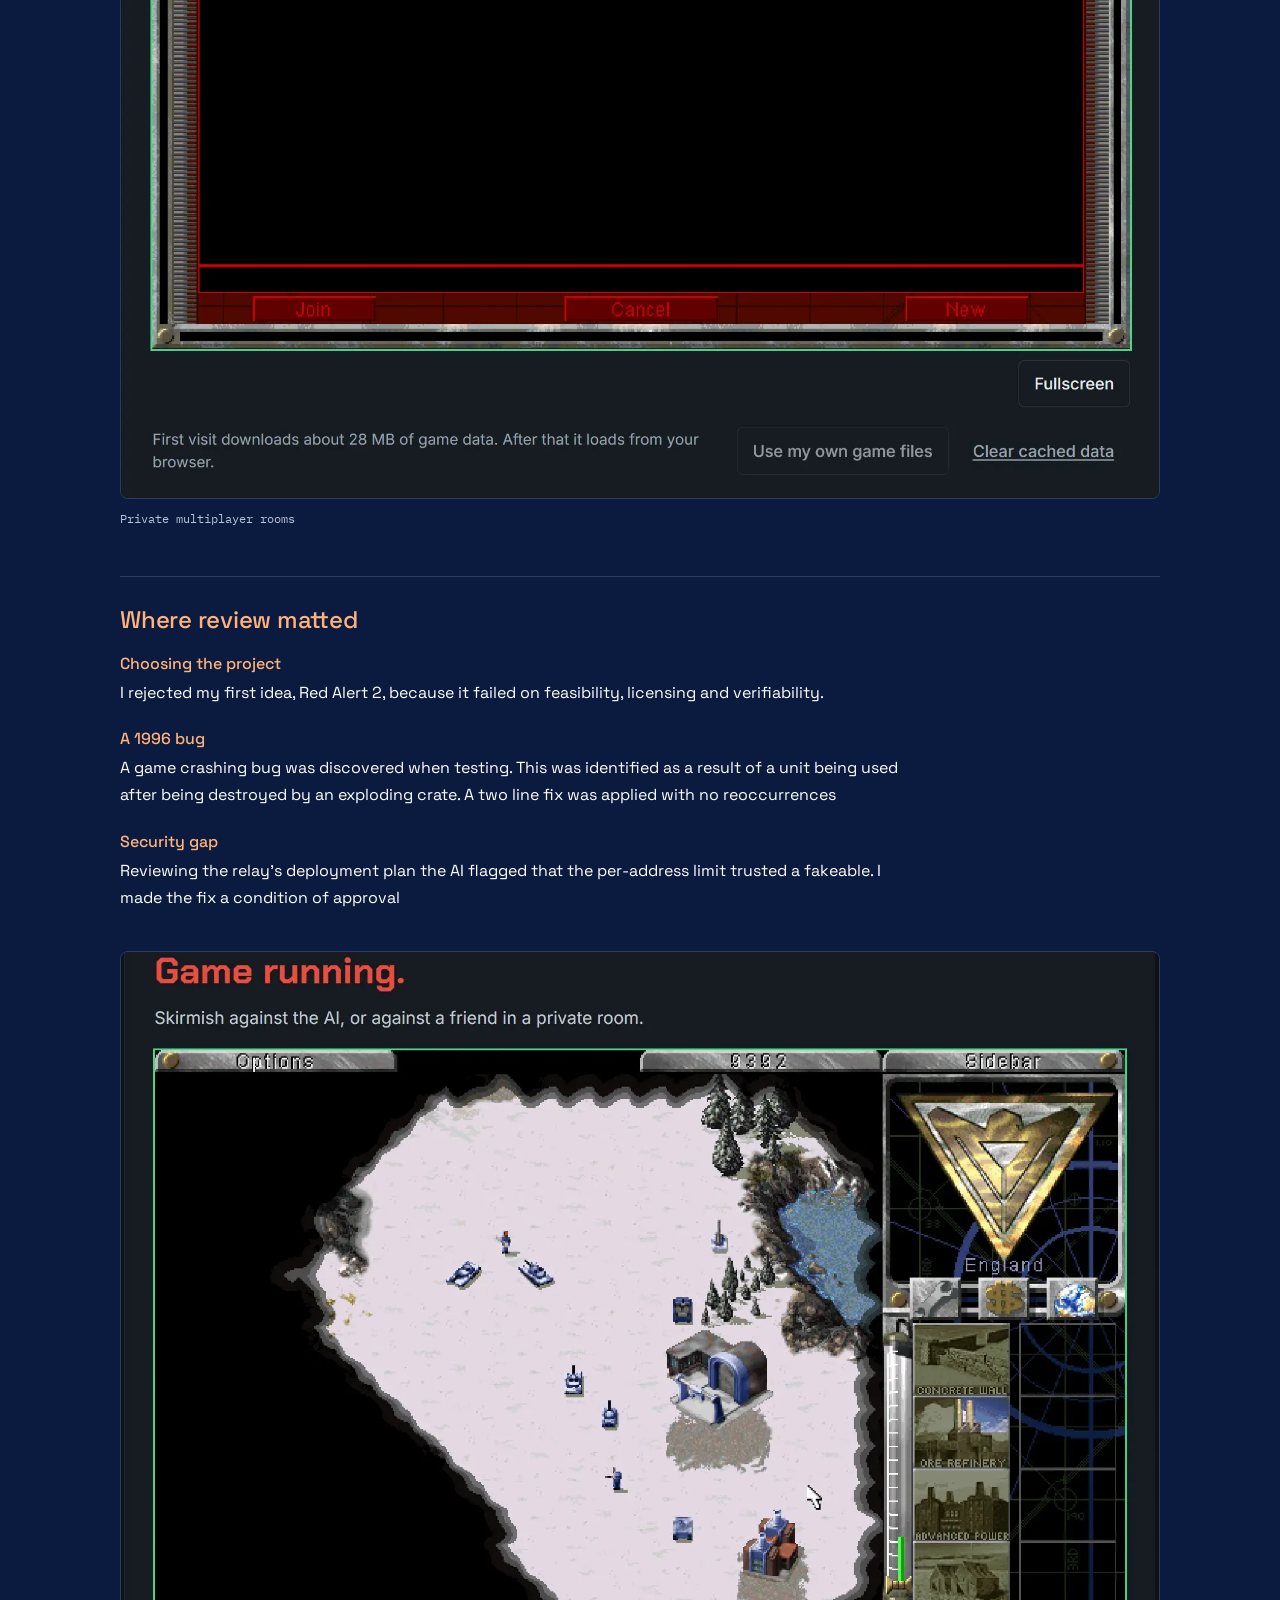
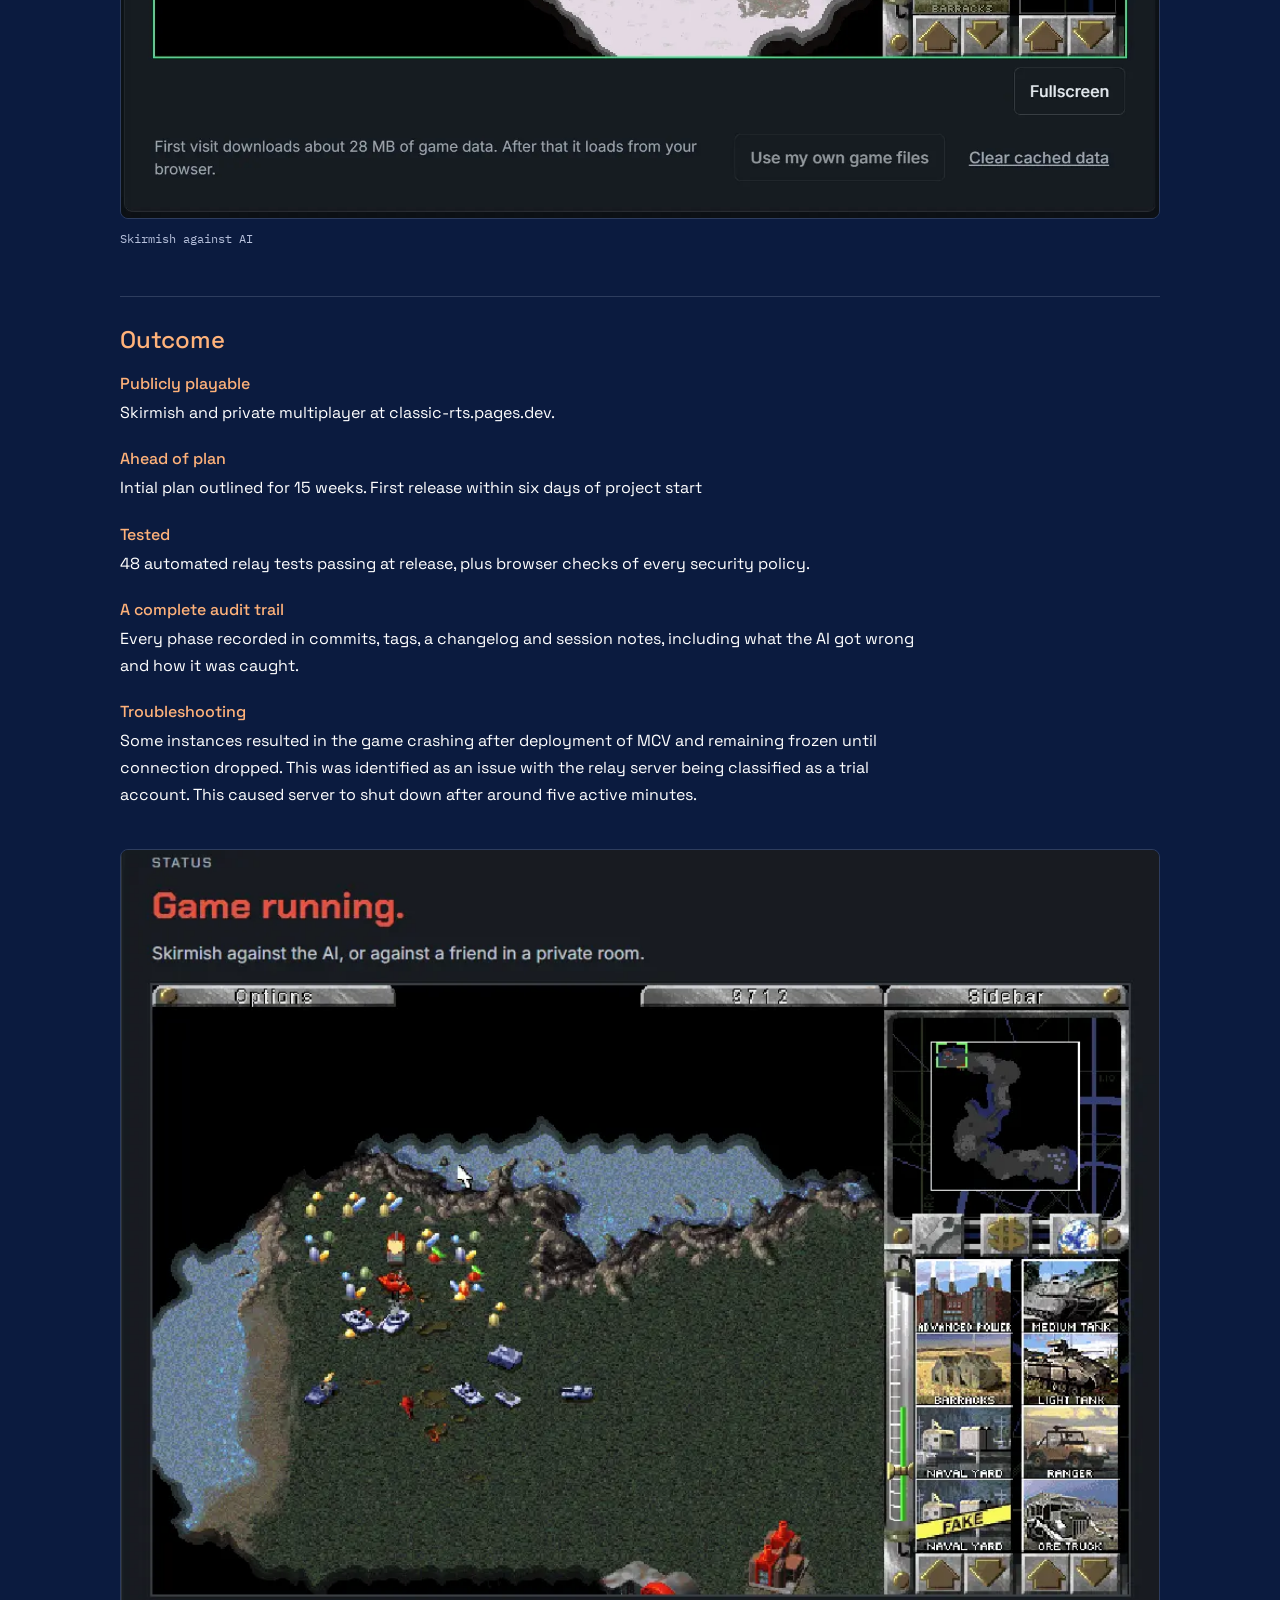
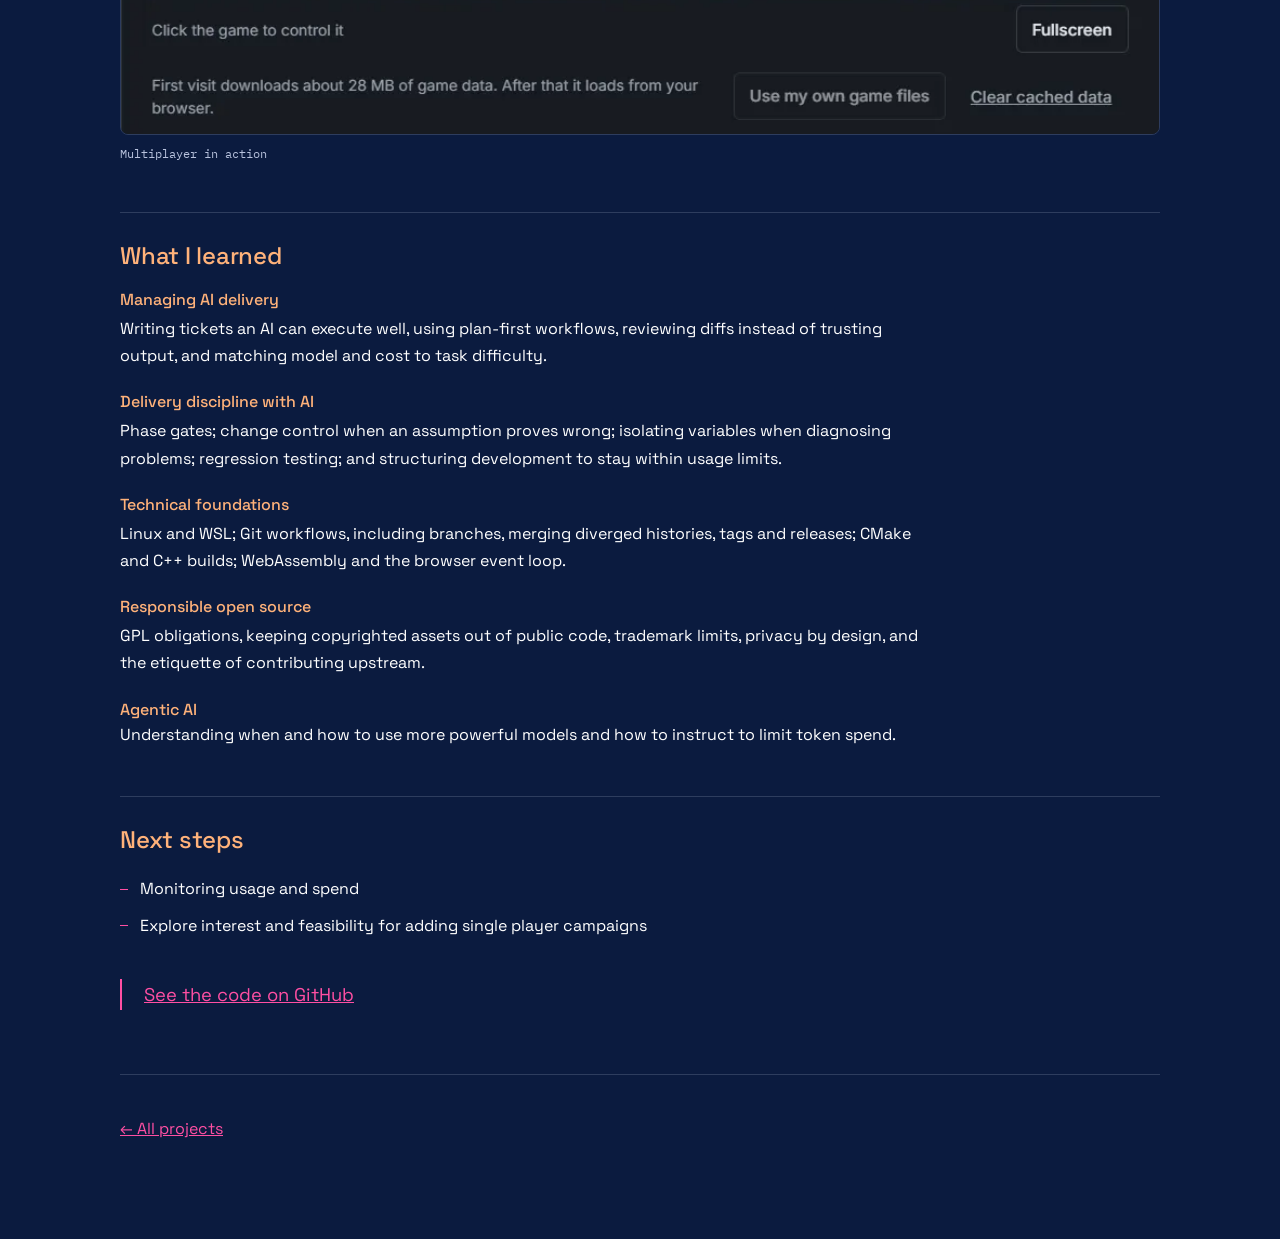
<file: projects/classic-rts.html>
<!DOCTYPE html>
<html lang="en-GB">
<head>
  <meta charset="UTF-8">
  <meta name="viewport" content="width=device-width, initial-scale=1.0">
  <!-- 1. Porting Red Alert (1996) into a browser friendly game -->
  <title>Classic RTS: Red Alert 1 in browser | Mike Morris</title>
  <!-- 2. One or two sentences. This is what LinkedIn and search engines show under your link. -->
  <meta name="description" content="[One or two sentences: what you built and why it matters.]">
  <link href="https://fonts.googleapis.com/css2?family=IBM+Plex+Mono:wght@400;500&family=Space+Grotesk:wght@300;400;500;700&display=swap" rel="stylesheet">
  <link rel="stylesheet" href="/css/styles.css">
  <link rel="stylesheet" href="/css/site.css">
</head>
<!--
  HOW TO PUBLISH THIS PROJECT
  1. Save a copy of this file in projects/ with a lowercase-hyphenated name, e.g. power-bi-hub.html
  2. Replace everything in [square brackets], including the <title> and description above.
     Delete the example blocks you don't need.
  3. Add an entry to PROJECTS in /js/site-data.js (title, url, tags, summary).
  4. Check it in Live Server, then commit and push.

  Still in progress? Use "What I'm building", "Intended outcome" and "What I'm learning",
  and change them to "What I built", "Outcome" and "What I learned" when it's finished.
-->
<body class="article-page post">
  <!-- Shared header: /js/site.js builds it from /js/site-data.js. Don't edit it here. -->
  <div id="site-header"><a class="journey-name" href="/">Mike Morris</a></div>
  <script src="/js/site-data.js"></script>
  <script src="/js/site.js"></script>
  <script src="/js/menu.js"></script>

  <main>
    <article>
      <!-- 3. Use the same tags as in site-data.js, so the menu and the page match. -->
      <p class="label">Project · [WebAssembly · Agentic AI]</p>
      <!-- 4. The project name. Use the same wording as the <title> and site-data.js. -->
      <h1>Classic RTS: Red Alert 1 in browser</h1>
      <!-- 5. Optional: one sentence summing up the project. Can be the same as the summary in site-data.js. -->
      <p class="standfirst">An unofficial browser version of Red Alert. <a href=https://classic-rts.pages.dev/">Play it here</a></p>

      <section>
        <h2>The Project</h2>
        <p>Red Alert is a game I remember fondly from my childhood, EA releasing it as freeware in 2008 made it an ideal learning project. </p>
        <p>Browser versions of Red Alert existed already,so I tested two. The first used DOS emulation and stuttered badly. The second ran the engine in browser directly but any switch away from the game froze the tab. I traced the freeze to the original code which assumed control of the whole machine and waits inside its own loops, never handing control back to the browser. </p>
        <p>This presented the fist test of viability and became the first acceptance test: switching tabs, resizing the window or opening dev tools must not freeze the game.</p>
      </section>

<figure class="project-figure">
  <img
    src="/images/classic-rts-loading-page.webp"
    alt="Classic Red Alert Start screen"
    width="1200"
    height="675"
    loading="lazy">
  <figcaption>Classic Red Alert start screen</figcaption>
</figure>

      <section>
        <h2>My role</h2>
        <p>I ran this as product owner and delivery lead, with an AI coding assistant (Claude Code) as the engineer. I split the work into phases with clear gates. Each ticket had a goal, files in scope, constraints and acceptance tests. I reviewed every plan before approving it and every diff before committing it. When there was something I didn't understand, I researched or asked a separate AI chat to explain it. The aim was to learn, not just letting AI develop.</p>
        <p>Licensing, security, privacy, hosting and release timing were my decisions, and I recorded the reasoning for each. I also ran the release: setting up hosting, uploading game data and deploying each version, tagged in Git so it links to its exact source code.</p>
      </section>

              <aside class="callout">
          <p>Using Fable 5.2 to instruct agents using less powerful models to complete development work reduced costs by around 50% with no visible drop in quality </p>
        </aside>

      <section>
        <h2>What I built</h2>
        <p>A working version of Red Alert built from open-source Vanilla Conquer engine, compiled to WebAssembly with Emscripten</p>
        <dl class="highlights">
        <dt>Skirmish & private multiplayer</dt>
        <dd>Play against the AI in a one off battle, or play against friends in a private room from a shared link. Browser connections (WebSockets) replaced the games single networking interface. </dd>
        <dt>94% smaller download</dt>
        <dd>Game data reduced from 480Mb to 28Mb skirmish only pack.</dd>      
        <dt>No freezing</dt>
        <dd>Emscripten’s Asyncify feature makes the game’s waits hand control back to the browser. Switching tabs, resizing or opening developer tools no longer freezes the game.</dd>
        <dt>Security and privacy</dt>
        <dd>Strict Content Security Policy, a relay that only accepts the real site and limits connections and message sizes, and cookieless analytics that store no personal data.</dd>
        <dt>Small footprint</dt>
        <dd>Changes kept to a minimum with only 15 file changes and 798 lines added</dd>
      </dl>  
        </ul>

<figure class="project-figure">
  <img
    src="/images/classic-rts-multiplayer-rooms.webp"
    alt="Private multiplayer rooms"
    width="1200"
    height="675"
    loading="lazy">
  <figcaption>Private multiplayer rooms</figcaption>
</figure>


      <section>
        <h2>Where review matted</h2>
        <dl class="highlights">
          <dt>Choosing the project</dt>
          <dd>I rejected my first idea, Red Alert 2, because it failed on feasibility, licensing and verifiability.</dd>
          <dt>A 1996 bug</dt>
          <dd>A game crashing bug was discovered when testing. This was identified as a result of a unit being used after being destroyed by an exploding crate. A two line fix was applied with no reoccurrences</dd>
          <dt>Security gap</dt>
          <dd>Reviewing the relay's deployment plan the AI flagged that the per-address limit trusted a fakeable. I made the fix a condition of approval</dd>
        </dl>
      </section>


      <figure class="project-figure">
  <img
    src="/images/Classic-rts-game1.webp"
    alt="Skirmish playing in Browser"
    width="1200"
    height="675"
    loading="lazy">
  <figcaption>Skirmish against AI</figcaption>
</figure>
      
      </section>
      <section>
        <h2>Outcome</h2>
        <!-- Measured results where you can: numbers, before and after, time saved. -->
        <dl class="highlights">
          <dt>Publicly playable</dt>
          <dd>Skirmish and private multiplayer at classic-rts.pages.dev.</dd>
          <dt>Ahead of plan</dt>
          <dd>Intial plan outlined for 15 weeks. First release within six days of project start</dd>
          <dt>Tested</dt>
          <dd>48 automated relay tests passing at release, plus browser checks of every security policy.</dd>
          <dt>A complete audit trail</dt>
          <dd>Every phase recorded in commits, tags, a changelog and session notes, including what the AI got wrong and how it was caught.</dd>
          <dt>Troubleshooting</dt>
          <dd>Some instances resulted in the game crashing after deployment of MCV and remaining frozen until connection dropped. This was identified as an issue with the relay server being classified as a trial account. This caused server to shut down after around five active minutes.</dd>
          </dl>
      </section>

   <figure class="project-figure">
  <img
    src="/images/classic-rts-multiplayer-battle.webp"
    alt="Multiplayer game showing a battle between two players"
    width="1200"
    height="675"
    loading="lazy">
  <figcaption>Multiplayer in action</figcaption>
</figure>


      <section>
        <h2>What I learned</h2>
        <dl class="highlights">
          <dt>Managing AI delivery</dt>
          <dd>Writing tickets an AI can execute well, using plan-first workflows, reviewing diffs instead of trusting output, and matching model and cost to task difficulty.</dd>
          <dt>Delivery discipline with AI</dt>
          <dd>Phase gates; change control when an assumption proves wrong; isolating variables when diagnosing problems; regression testing; and structuring development to stay within usage limits.</dd>
          <dt>Technical foundations</dt>
          <dd>Linux and WSL; Git workflows, including branches, merging diverged histories, tags and releases; CMake and C++ builds; WebAssembly and the browser event loop.</dd>
          <dt>Responsible open source</dt>
          <dd>GPL obligations, keeping copyrighted assets out of public code, trademark limits, privacy by design, and the etiquette of contributing upstream.</dd>
          <dt>Agentic AI</dt>
          <d>Understanding when and how to use more powerful models and how to instruct to limit token spend.</d>
        </dl>
      </section>

      <section>
        <h2>Next steps</h2>
        <ul>
          <li>Monitoring usage and spend</li>
          <li>Explore interest and feasibility for adding single player campaigns </li>
        </ul>
      </section>

      <!-- EXAMPLE: links to the code or the original project -->
      <aside class="callout">
        <p><a href="https://github.com/Mikem9693/Vanilla-Conquer">See the code on GitHub</a></p>
      </aside>

      <footer class="post-footer">
        <p><a href="/projects/">← All projects</a></p>
      </footer>
    </article>
  </main>
</body>
</html>
</file>
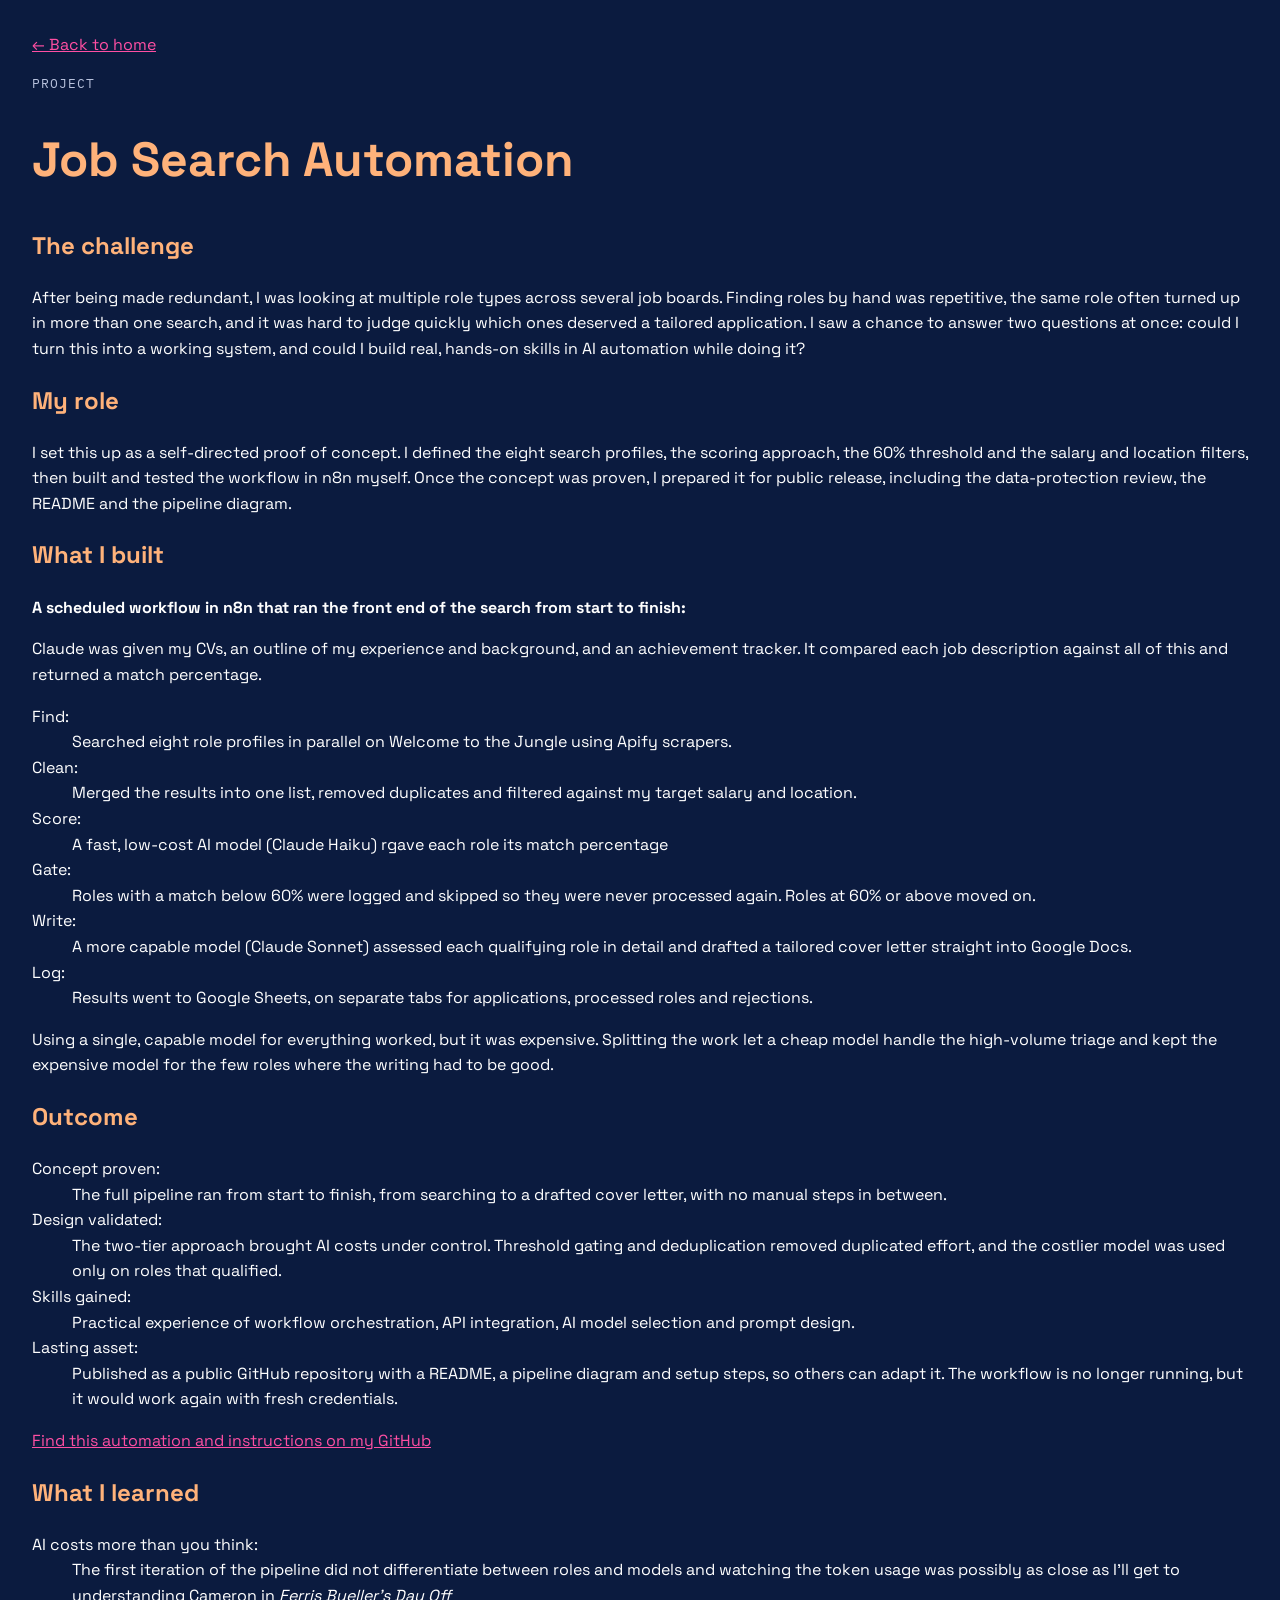
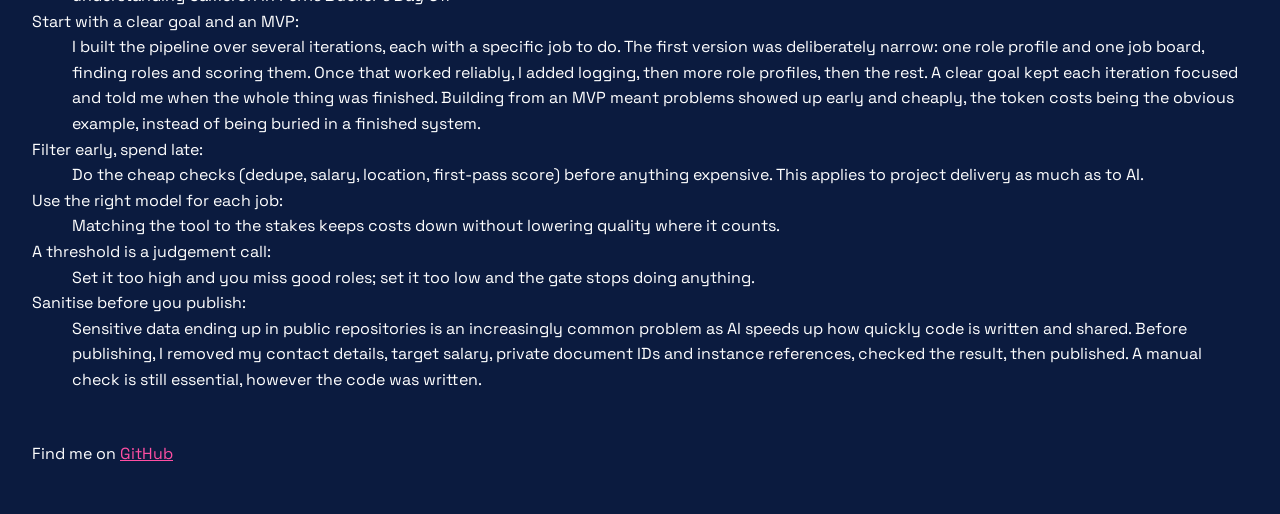
<file: Projects/Job-Search-Automation.html>
<!DOCTYPE html>
<html lang="en-GB">
<head>
  <meta charset="UTF-8">
  <meta name="viewport" content="width=device-width, initial-scale=1.0">
  <title>Job Search Automation| Mike Morris</title>
  <link href="https://fonts.googleapis.com/css2?family=IBM+Plex+Mono:wght@400;500&family=Space+Grotesk:wght@400;500;700&display=swap" rel="stylesheet">
  <link rel="stylesheet" href="../styles.css">
</head>
<body class="article-page">
  <header>
    <a href="../index.html">← Back to home</a>
  </header>

  <main>
    <article>
      <p class="label">Project</p>
      <h1>Job Search Automation</h1>

      <section>
        <h2>The challenge</h2>
<p>After being made redundant, I was looking at multiple role types across several job boards. Finding roles by hand was repetitive, the same role often turned up in more than one search, and it was hard to judge quickly which ones deserved a tailored application. I saw a chance to answer two questions at once: could I turn this into a working system, and could I build real, hands-on skills in AI automation while doing it?</p>     
     </section>

      <section>
        <h2>My role</h2>
<p>I set this up as a self-directed proof of concept. I defined the eight search profiles, the scoring approach, the 60% threshold and the salary and location filters, then built and tested the workflow in n8n myself. Once the concept was proven, I prepared it for public release, including the data-protection review, the README and the pipeline diagram.</p> 
</section>

      <section>
        <h2>What I built</h2>
       
     <p><b>A scheduled workflow in n8n that ran the front end of the search from start to finish:</b></p>
  <aside class ="callout">
     <p> Claude was given my CVs, an outline of my experience and background, and an achievement tracker. It compared each job description against all of this and returned a match percentage.</p>
  </aside>
        <dl class="highlights">
<dt>Find:</dt> 
<dd>Searched eight role profiles in parallel on Welcome to the Jungle using Apify scrapers.</dd>
<dt>Clean:</dt> 
<dd>Merged the results into one list, removed duplicates and filtered against my target salary and location.</dd>
<dt>Score:</dt>
<dd> A fast, low-cost AI model (Claude Haiku) rgave each role its match percentage</dd>
<dt>Gate:</dt>
<dd> Roles with a match below 60% were logged and skipped so they were never processed again. Roles at 60% or above moved on.</dd>
<dt>Write:</dt>
<dd>A more capable model (Claude Sonnet) assessed each qualifying role in detail and drafted a tailored cover letter straight into Google Docs.</dd>
<dt>Log:</dt>
<dd>Results went to Google Sheets, on separate tabs for applications, processed roles and rejections.</dd>
</dl>  
</section>

<aside class="callout">  
<p>Using a single, capable model for everything worked, but it was expensive. Splitting the work let a cheap model handle the high-volume triage and kept the expensive model for the few roles where the writing had to be good.</p>
</aside> 

      <section>
        <h2>Outcome</h2>
    <dl class="highlights">
    <dt>Concept proven:</dt>
    <dd>The full pipeline ran from start to finish, from searching to a drafted cover letter, with no manual steps in between.</dd>    
    <dt>Design validated:</dt>
    <dd>The two-tier approach brought AI costs under control. Threshold gating and deduplication removed duplicated effort, and the costlier model was used only on roles that qualified.</dd>
    <dt>Skills gained:</dt>
    <dd>Practical experience of workflow orchestration, API integration, AI model selection and prompt design.</dd>
    <dt>Lasting asset:</dt>
    <dd>Published as a public GitHub repository with a README, a pipeline diagram and setup steps, so others can adapt it. The workflow is no longer running, but it would work again with fresh credentials.</dd> 
        </dl>     
      </section>

    <aside class="callout">
<p><a href="https://github.com/Mikem9693/job-search-automation">Find this automation and instructions on my GitHub</a></p></p>
    </aside>

      <section>
        <h2>What I learned</h2>
          <dl class="highlights">
<dt>AI costs more than you think:</dt>
<dd>The first iteration of the pipeline did not differentiate between roles and models and watching the token usage was possibly as close as I'll get to understanding Cameron in <i>Ferris Bueller's Day Off</i></dd>
<dt>Start with a clear goal and an MVP:</dt>
<dd>I built the pipeline over several iterations, each with a specific job to do. The first version was deliberately narrow: one role profile and one job board, finding roles and scoring them. Once that worked reliably, I added logging, then more role profiles, then the rest. A clear goal kept each iteration focused and told me when the whole thing was finished. Building from an MVP meant problems showed up early and cheaply, the token costs being the obvious example, instead of being buried in a finished system.</dd>
<dt>Filter early, spend late:</dt>
<dd>Do the cheap checks (dedupe, salary, location, first-pass score) before anything expensive. This applies to project delivery as much as to AI.</dd>
<dt>Use the right model for each job:</dt>
<dd>Matching the tool to the stakes keeps costs down without lowering quality where it counts.</dd>
<dt>A threshold is a judgement call:</dt> 
<dd>Set it too high and you miss good roles; set it too low and the gate stops doing anything.</dd>
<dt>Sanitise before you publish:</dt>
<dd>Sensitive data ending up in public repositories is an increasingly common problem as AI speeds up how quickly code is written and shared. Before publishing, I removed my contact details, target salary, private document IDs and instance references, checked the result, then published. A manual check is still essential, however the code was written.</dd>
</dl>
      </section>
    </article>
  </main>

  <footer>
    <p>Find me on <a href="https://github.com/Mikem9693">GitHub</a></p>
  </footer>
</body>
</html>
</file>
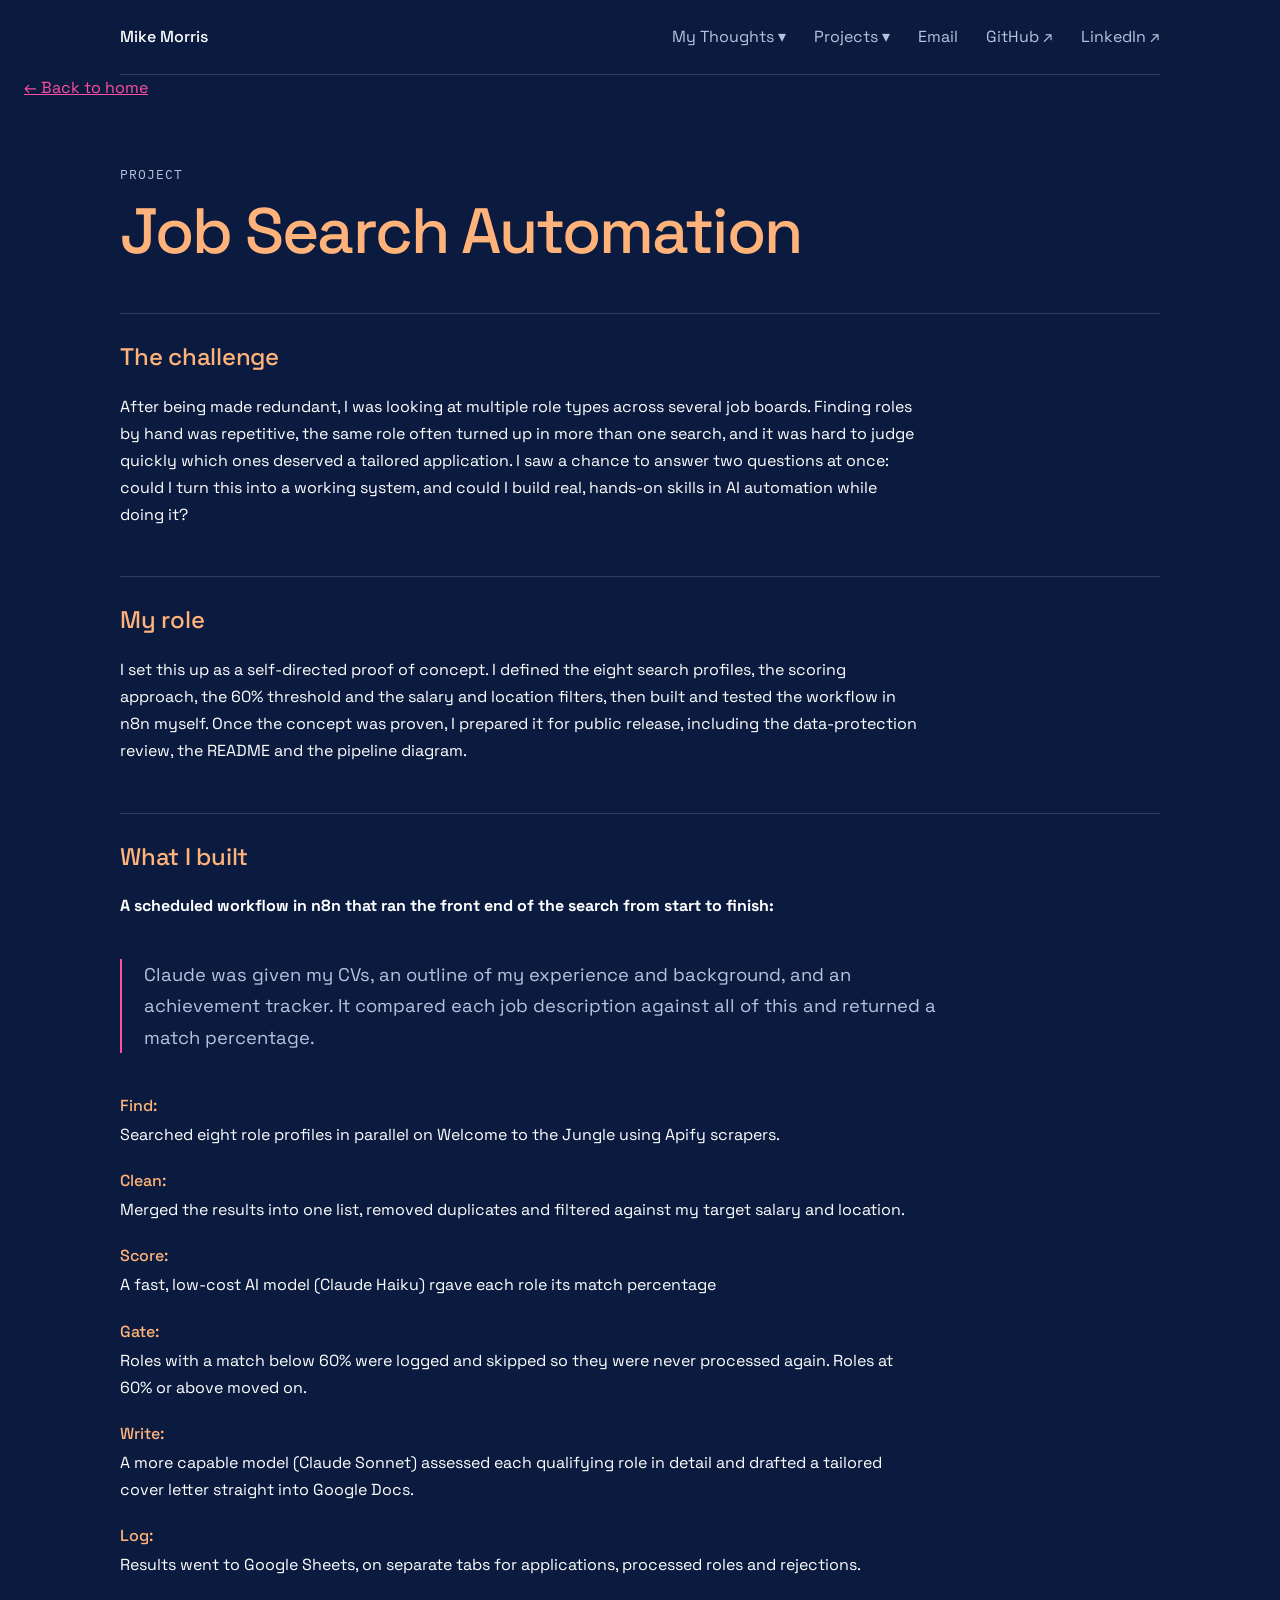
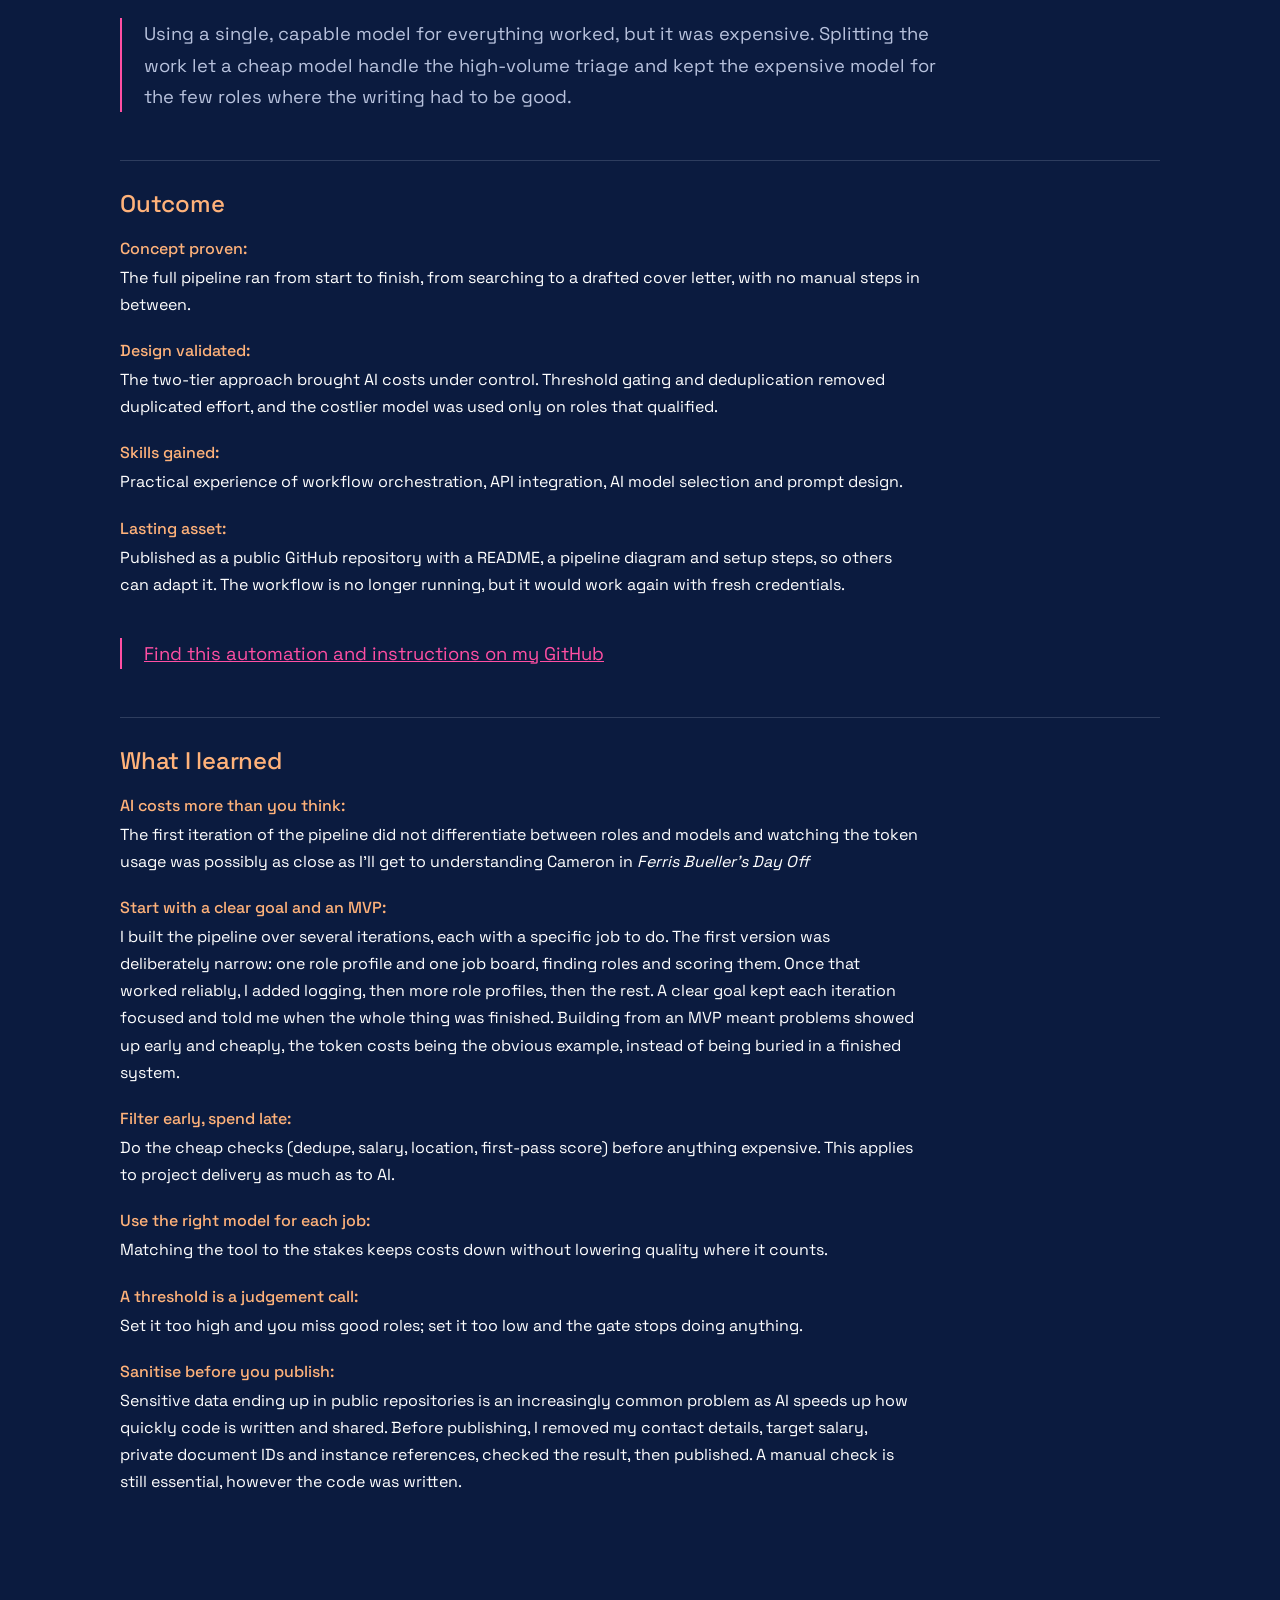
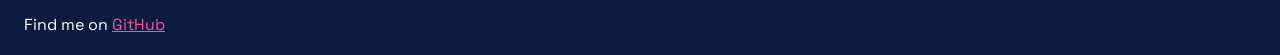
<file: projects/job-search-automation.html>
<!DOCTYPE html>
<html lang="en-GB">
<head>
  <meta charset="UTF-8">
  <meta name="viewport" content="width=device-width, initial-scale=1.0">
  <!-- 1. The title shown in the browser tab and in search results. -->
  <title>[Post title] | Mike Morris</title>
  <!-- 2. One or two sentences. This is what LinkedIn and search engines show under your link. -->
  <meta name="description" content="[One or two sentences that sell the post.]">
   <link href="https://fonts.googleapis.com/css2?family=IBM+Plex+Mono:wght@400;500&family=Space+Grotesk:wght@300;400;500;700&display=swap" rel="stylesheet">
  <link rel="stylesheet" href="/css/styles.css">
  <link rel="stylesheet" href="/css/site.css">
</head>
<body class="article-page post">
  <!-- Shared header: /js/site.js builds it from /js/site-data.js. The name link only shows if JavaScript fails. -->
  <div id="site-header"><a class="journey-name" href="/">Mike Morris</a></div>
  <script src="/js/site-data.js"></script>
  <script src="/js/site.js"></script>
  <script src="/js/menu.js"></script>
</head>
<body class="article-page">
  <header>
    <a href="../index.html">← Back to home</a>
  </header>

  <main>
    <article>
      <p class="label">Project</p>
      <h1>Job Search Automation</h1>

      <section>
        <h2>The challenge</h2>
<p>After being made redundant, I was looking at multiple role types across several job boards. Finding roles by hand was repetitive, the same role often turned up in more than one search, and it was hard to judge quickly which ones deserved a tailored application. I saw a chance to answer two questions at once: could I turn this into a working system, and could I build real, hands-on skills in AI automation while doing it?</p>     
     </section>

      <section>
        <h2>My role</h2>
<p>I set this up as a self-directed proof of concept. I defined the eight search profiles, the scoring approach, the 60% threshold and the salary and location filters, then built and tested the workflow in n8n myself. Once the concept was proven, I prepared it for public release, including the data-protection review, the README and the pipeline diagram.</p> 
</section>

      <section>
        <h2>What I built</h2>
       
     <p><b>A scheduled workflow in n8n that ran the front end of the search from start to finish:</b></p>
  <aside class ="callout">
     <p> Claude was given my CVs, an outline of my experience and background, and an achievement tracker. It compared each job description against all of this and returned a match percentage.</p>
  </aside>
        <dl class="highlights">
<dt>Find:</dt> 
<dd>Searched eight role profiles in parallel on Welcome to the Jungle using Apify scrapers.</dd>
<dt>Clean:</dt> 
<dd>Merged the results into one list, removed duplicates and filtered against my target salary and location.</dd>
<dt>Score:</dt>
<dd> A fast, low-cost AI model (Claude Haiku) rgave each role its match percentage</dd>
<dt>Gate:</dt>
<dd> Roles with a match below 60% were logged and skipped so they were never processed again. Roles at 60% or above moved on.</dd>
<dt>Write:</dt>
<dd>A more capable model (Claude Sonnet) assessed each qualifying role in detail and drafted a tailored cover letter straight into Google Docs.</dd>
<dt>Log:</dt>
<dd>Results went to Google Sheets, on separate tabs for applications, processed roles and rejections.</dd>
</dl>  
</section>

<aside class="callout">  
<p>Using a single, capable model for everything worked, but it was expensive. Splitting the work let a cheap model handle the high-volume triage and kept the expensive model for the few roles where the writing had to be good.</p>
</aside> 

      <section>
        <h2>Outcome</h2>
    <dl class="highlights">
    <dt>Concept proven:</dt>
    <dd>The full pipeline ran from start to finish, from searching to a drafted cover letter, with no manual steps in between.</dd>    
    <dt>Design validated:</dt>
    <dd>The two-tier approach brought AI costs under control. Threshold gating and deduplication removed duplicated effort, and the costlier model was used only on roles that qualified.</dd>
    <dt>Skills gained:</dt>
    <dd>Practical experience of workflow orchestration, API integration, AI model selection and prompt design.</dd>
    <dt>Lasting asset:</dt>
    <dd>Published as a public GitHub repository with a README, a pipeline diagram and setup steps, so others can adapt it. The workflow is no longer running, but it would work again with fresh credentials.</dd> 
        </dl>     
      </section>

    <aside class="callout">
<p><a href="https://github.com/Mikem9693/job-search-automation">Find this automation and instructions on my GitHub</a></p></p>
    </aside>

      <section>
        <h2>What I learned</h2>
          <dl class="highlights">
<dt>AI costs more than you think:</dt>
<dd>The first iteration of the pipeline did not differentiate between roles and models and watching the token usage was possibly as close as I'll get to understanding Cameron in <i>Ferris Bueller's Day Off</i></dd>
<dt>Start with a clear goal and an MVP:</dt>
<dd>I built the pipeline over several iterations, each with a specific job to do. The first version was deliberately narrow: one role profile and one job board, finding roles and scoring them. Once that worked reliably, I added logging, then more role profiles, then the rest. A clear goal kept each iteration focused and told me when the whole thing was finished. Building from an MVP meant problems showed up early and cheaply, the token costs being the obvious example, instead of being buried in a finished system.</dd>
<dt>Filter early, spend late:</dt>
<dd>Do the cheap checks (dedupe, salary, location, first-pass score) before anything expensive. This applies to project delivery as much as to AI.</dd>
<dt>Use the right model for each job:</dt>
<dd>Matching the tool to the stakes keeps costs down without lowering quality where it counts.</dd>
<dt>A threshold is a judgement call:</dt> 
<dd>Set it too high and you miss good roles; set it too low and the gate stops doing anything.</dd>
<dt>Sanitise before you publish:</dt>
<dd>Sensitive data ending up in public repositories is an increasingly common problem as AI speeds up how quickly code is written and shared. Before publishing, I removed my contact details, target salary, private document IDs and instance references, checked the result, then published. A manual check is still essential, however the code was written.</dd>
</dl>
      </section>
    </article>
  </main>

  <footer>
    <p>Find me on <a href="https://github.com/Mikem9693">GitHub</a></p>
  </footer>
</body>
</html>
</file>
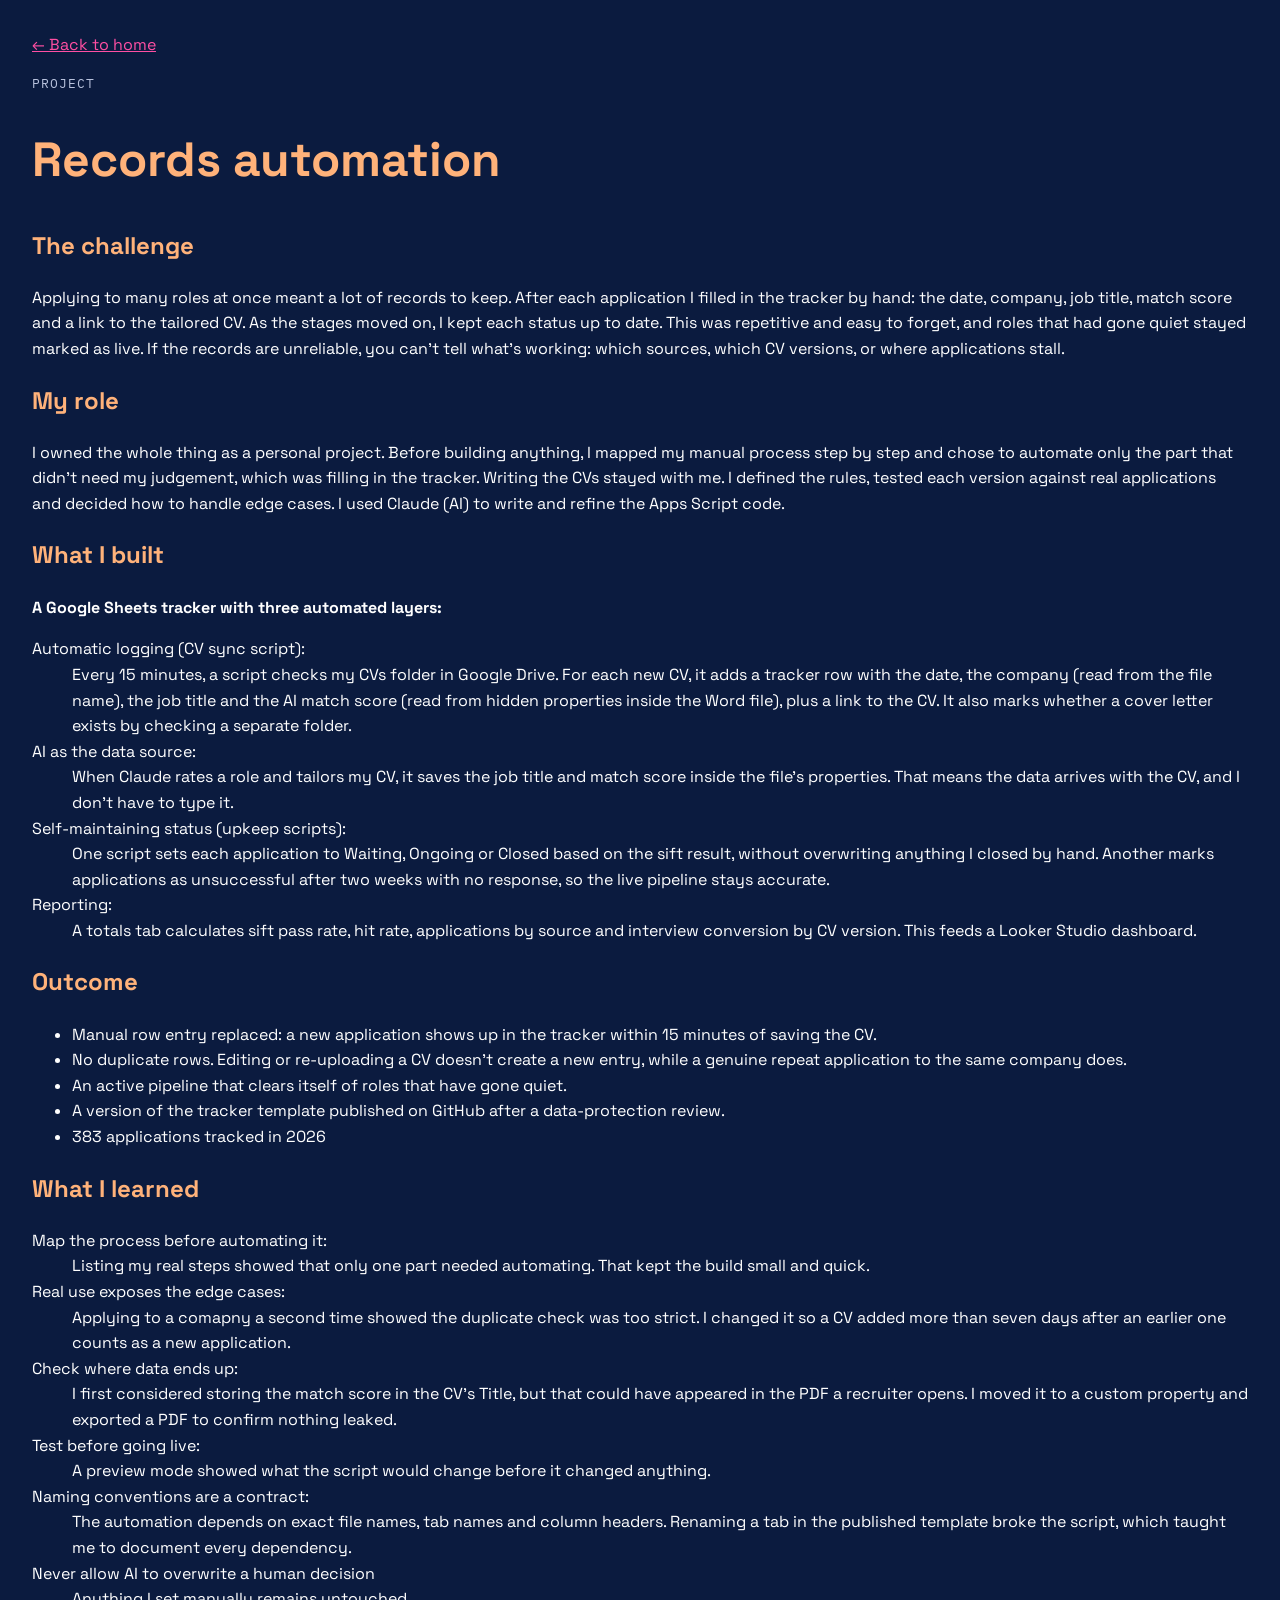
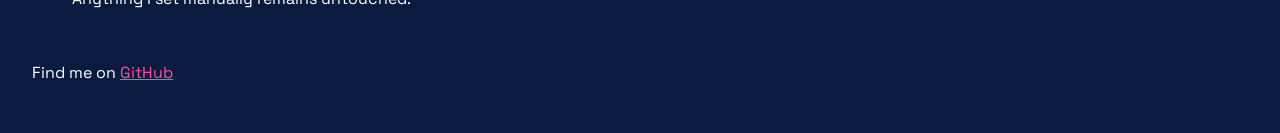
<file: Projects/records-automation.html>
<!DOCTYPE html>
<html lang="en-GB">
<head>
  <meta charset="UTF-8">
  <meta name="viewport" content="width=device-width, initial-scale=1.0">
  <title>Records automation | Mike Morris</title>
  <link href="https://fonts.googleapis.com/css2?family=IBM+Plex+Mono:wght@400;500&family=Space+Grotesk:wght@400;500;700&display=swap" rel="stylesheet">
  <link rel="stylesheet" href="../styles.css">
</head>
<body class="article-page">
  <header>
    <a href="../index.html">← Back to home</a>
  </header>

  <main>
    <article>
      <p class="label">Project</p>
      <h1>Records automation</h1>

      <section>
        <h2>The challenge</h2>
        <p>Applying to many roles at once meant a lot of records to keep. After each application I filled in the tracker by hand: the date, company, job title, match score and a link to the tailored CV. As the stages moved on, I kept each status up to date. This was repetitive and easy to forget, and roles that had gone quiet stayed marked as live. If the records are unreliable, you can’t tell what’s working: which sources, which CV versions, or where applications stall.</p>
      </section>

      <section>
        <h2>My role</h2>
        <p>I owned the whole thing as a personal project. Before building anything, I mapped my manual process step by step and chose to automate only the part that didn’t need my judgement, which was filling in the tracker. Writing the CVs stayed with me. I defined the rules, tested each version against real applications and decided how to handle edge cases. I used Claude (AI) to write and refine the Apps Script code.</p>
      </section>

      <section>
        <h2>What I built</h2>
        <p><b>A Google Sheets tracker with three automated layers:</b></p>
  <dl class="highlights">
<dt>Automatic logging (CV sync script):</dt> 
<dd>Every 15 minutes, a script checks my CVs folder in Google Drive. For each new CV, it adds a tracker row with the date, the company (read from the file name), the job title and the AI match score (read from hidden properties inside the Word file), plus a link to the CV. It also marks whether a cover letter exists by checking a separate folder.</dd>
<dt>AI as the data source:</dt> 
<dd>When Claude rates a role and tailors my CV, it saves the job title and match score inside the file’s properties. That means the data arrives with the CV, and I don’t have to type it.</dd>
<dt>Self-maintaining status (upkeep scripts):</dt>
<dd> One script sets each application to Waiting, Ongoing or Closed based on the sift result, without overwriting anything I closed by hand. Another marks applications as unsuccessful after two weeks with no response, so the live pipeline stays accurate.</dd>
<dt>Reporting:</dt>
<dd> A totals tab calculates sift pass rate, hit rate, applications by source and interview conversion by CV version. This feeds a Looker Studio dashboard.</dd>
  </dl>     
</section>

      <section>
        <h2>Outcome</h2>
        <ul>
        <li>Manual row entry replaced: a new application shows up in the tracker within 15 minutes of saving the CV.</li>
        <li>No duplicate rows. Editing or re-uploading a CV doesn’t create a new entry, while a genuine repeat application to the same company does.</li>
        <li>An active pipeline that clears itself of roles that have gone quiet.</li>
        <li>A version of the tracker template published on GitHub after a data-protection review.</li>
        <li>383 applications tracked in 2026</li>
            </ul>
      </section>

      <section>
        <h2>What I learned</h2>
          <dl class="highlights">
<dt>Map the process before automating it:</dt>
<dd>Listing my real steps showed that only one part needed automating. That kept the build small and quick.</dd>
<dt>Real use exposes the edge cases:</dt>
<dd>Applying to a comapny a second time showed the duplicate check was too strict. I changed it so a CV added more than seven days after an earlier one counts as a new application.</dd>
<dt>Check where data ends up:</dt>
<dd>I first considered storing the match score in the CV’s Title, but that could have appeared in the PDF a recruiter opens. I moved it to a custom property and exported a PDF to confirm nothing leaked.</dd>
<dt>Test before going live:</dt> 
<dd>A preview mode showed what the script would change before it changed anything.</dd>
<dt>Naming conventions are a contract:</dt> 
<dd>The automation depends on exact file names, tab names and column headers. Renaming a tab in the published template broke the script, which taught me to document every dependency.</dd>
<dt>Never allow AI to overwrite a human decision</dt>
<dd>Anything I set manually remains untouched.</dd>
</dl>
      </section>
    </article>
  </main>

  <footer>
    <p>Find me on <a href="https://github.com/Mikem9693">GitHub</a></p>
  </footer>
</body>
</html>
</file>
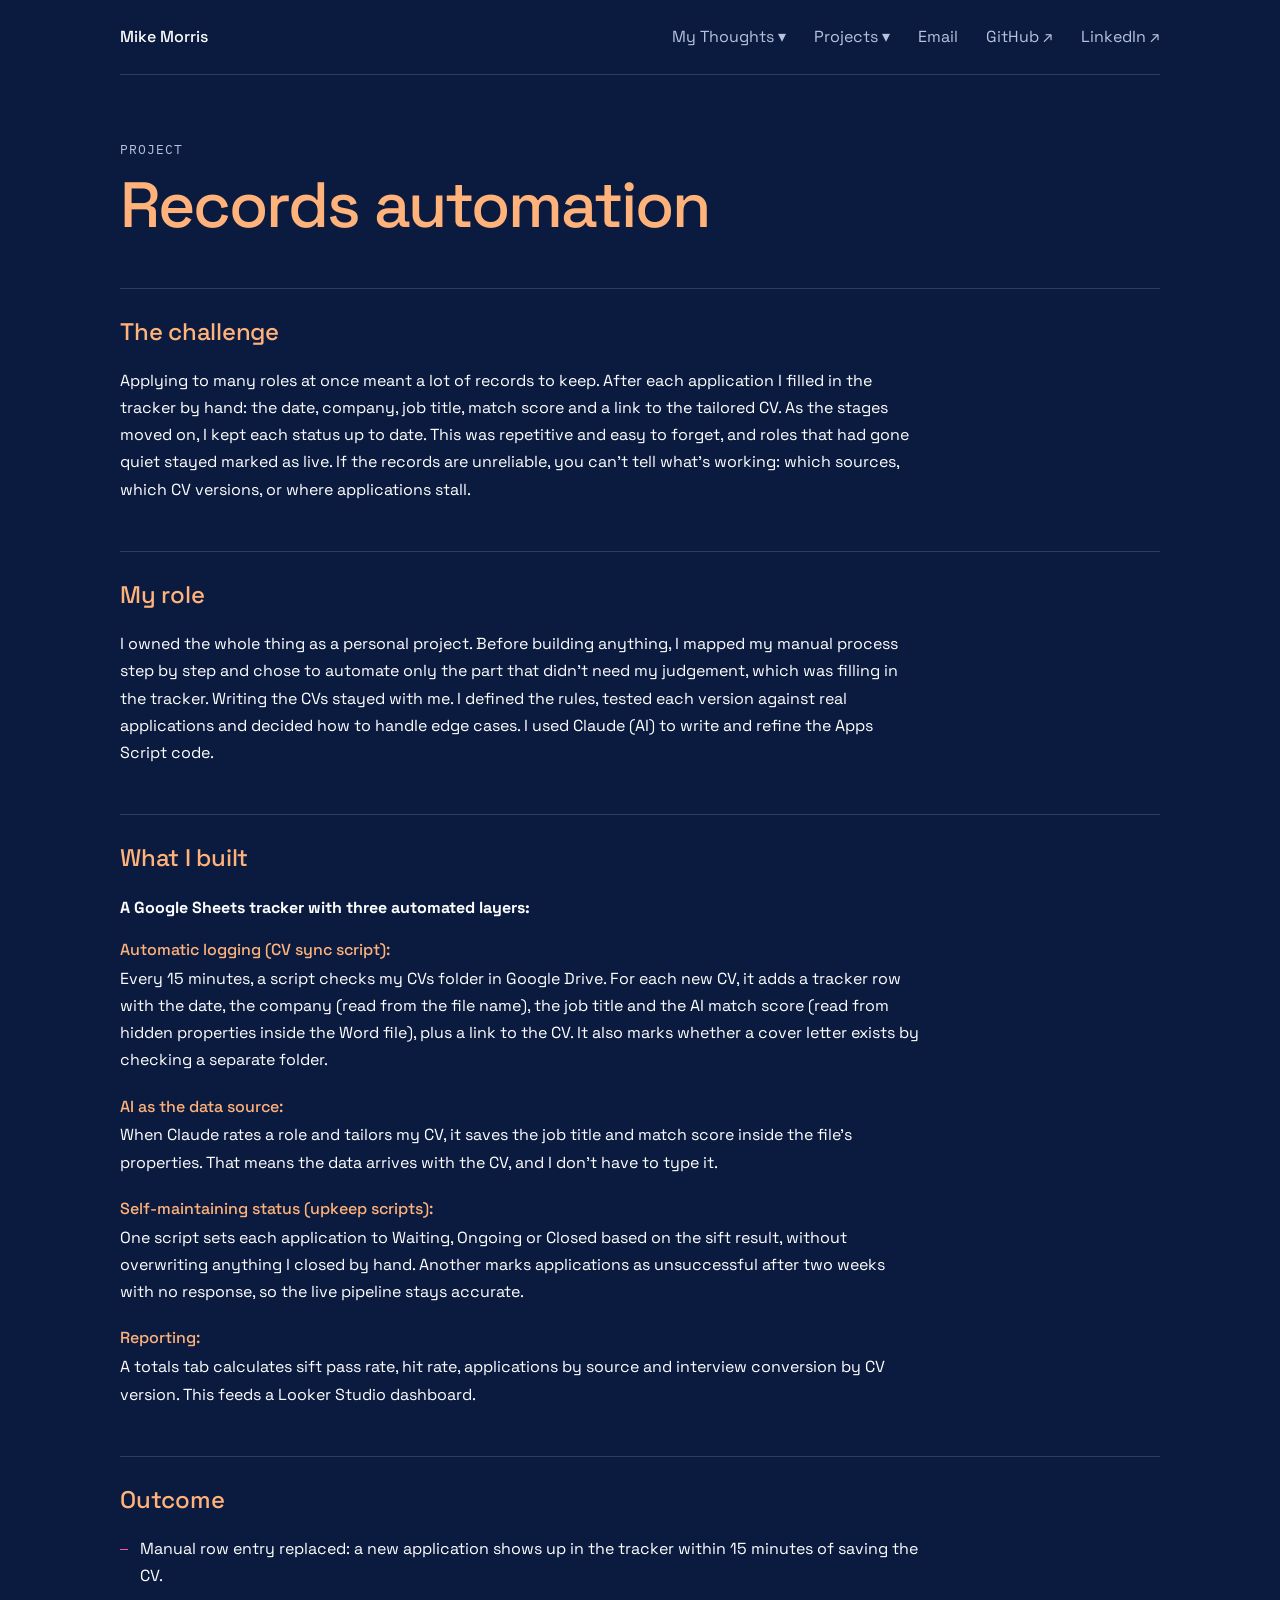
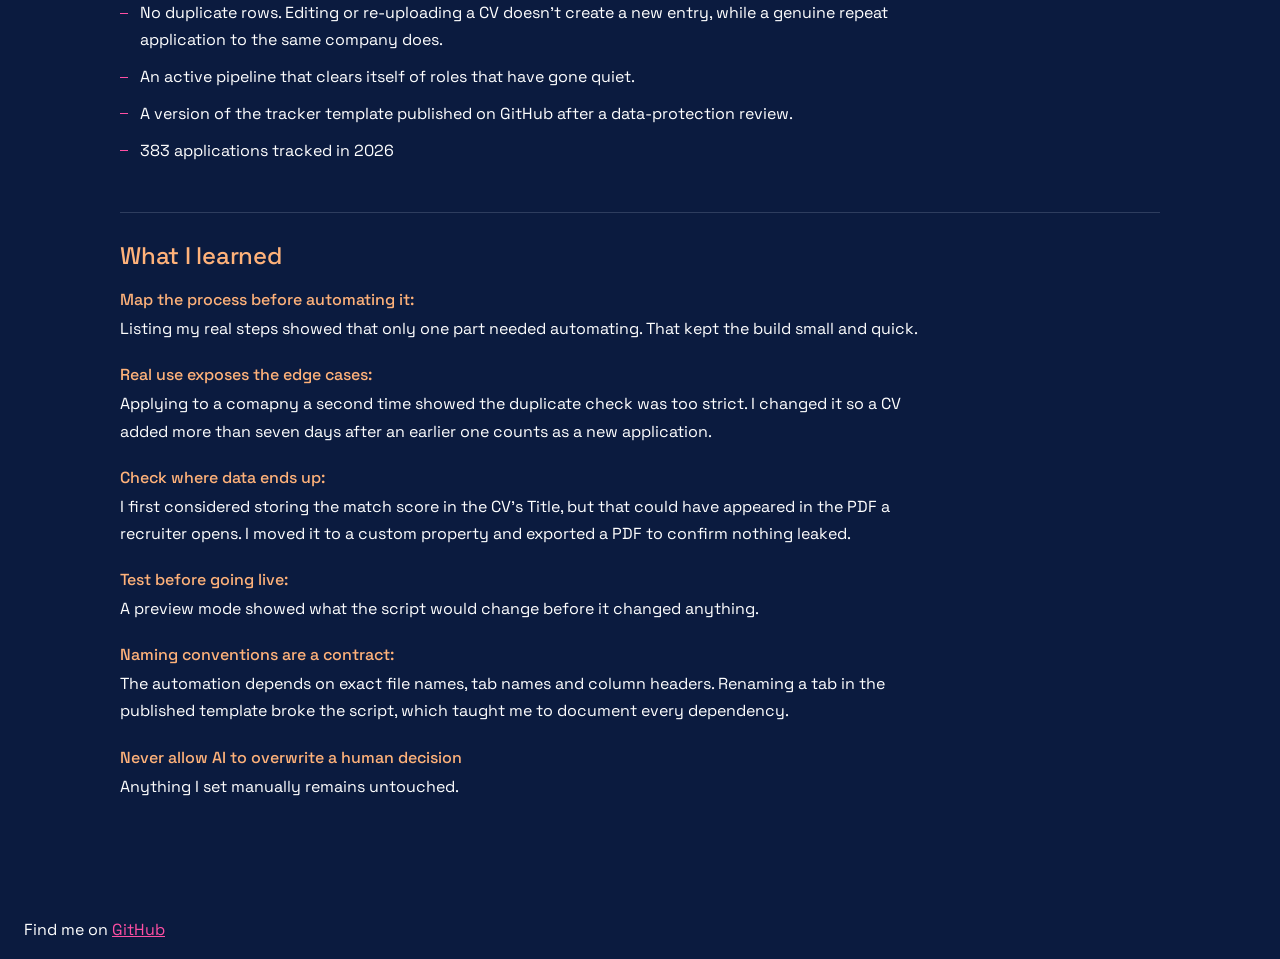
<file: projects/records-automation.html>
<!DOCTYPE html>
<html lang="en-GB">
<head>
  <meta charset="UTF-8">
  <meta name="viewport" content="width=device-width, initial-scale=1.0">
  <!-- 1. The title shown in the browser tab and in search results. -->
  <title>[Post title] | Mike Morris</title>
  <!-- 2. One or two sentences. This is what LinkedIn and search engines show under your link. -->
  <meta name="description" content="[One or two sentences that sell the post.]">
   <link href="https://fonts.googleapis.com/css2?family=IBM+Plex+Mono:wght@400;500&family=Space+Grotesk:wght@300;400;500;700&display=swap" rel="stylesheet">
  <link rel="stylesheet" href="/css/styles.css">
  <link rel="stylesheet" href="/css/site.css">
</head>
<body class="article-page post">
  <!-- Shared header: /js/site.js builds it from /js/site-data.js. The name link only shows if JavaScript fails. -->
  <div id="site-header"><a class="journey-name" href="/">Mike Morris</a></div>
  <script src="/js/site-data.js"></script>
  <script src="/js/site.js"></script>
  <script src="/js/menu.js"></script>
  </header>

  <main>
    <article>
      <p class="label">Project</p>
      <h1>Records automation</h1>

      <section>
        <h2>The challenge</h2>
        <p>Applying to many roles at once meant a lot of records to keep. After each application I filled in the tracker by hand: the date, company, job title, match score and a link to the tailored CV. As the stages moved on, I kept each status up to date. This was repetitive and easy to forget, and roles that had gone quiet stayed marked as live. If the records are unreliable, you can’t tell what’s working: which sources, which CV versions, or where applications stall.</p>
      </section>

      <section>
        <h2>My role</h2>
        <p>I owned the whole thing as a personal project. Before building anything, I mapped my manual process step by step and chose to automate only the part that didn’t need my judgement, which was filling in the tracker. Writing the CVs stayed with me. I defined the rules, tested each version against real applications and decided how to handle edge cases. I used Claude (AI) to write and refine the Apps Script code.</p>
      </section>

      <section>
        <h2>What I built</h2>
        <p><b>A Google Sheets tracker with three automated layers:</b></p>
  <dl class="highlights">
<dt>Automatic logging (CV sync script):</dt> 
<dd>Every 15 minutes, a script checks my CVs folder in Google Drive. For each new CV, it adds a tracker row with the date, the company (read from the file name), the job title and the AI match score (read from hidden properties inside the Word file), plus a link to the CV. It also marks whether a cover letter exists by checking a separate folder.</dd>
<dt>AI as the data source:</dt> 
<dd>When Claude rates a role and tailors my CV, it saves the job title and match score inside the file’s properties. That means the data arrives with the CV, and I don’t have to type it.</dd>
<dt>Self-maintaining status (upkeep scripts):</dt>
<dd> One script sets each application to Waiting, Ongoing or Closed based on the sift result, without overwriting anything I closed by hand. Another marks applications as unsuccessful after two weeks with no response, so the live pipeline stays accurate.</dd>
<dt>Reporting:</dt>
<dd> A totals tab calculates sift pass rate, hit rate, applications by source and interview conversion by CV version. This feeds a Looker Studio dashboard.</dd>
  </dl>     
</section>

      <section>
        <h2>Outcome</h2>
        <ul>
        <li>Manual row entry replaced: a new application shows up in the tracker within 15 minutes of saving the CV.</li>
        <li>No duplicate rows. Editing or re-uploading a CV doesn’t create a new entry, while a genuine repeat application to the same company does.</li>
        <li>An active pipeline that clears itself of roles that have gone quiet.</li>
        <li>A version of the tracker template published on GitHub after a data-protection review.</li>
        <li>383 applications tracked in 2026</li>
            </ul>
      </section>

      <section>
        <h2>What I learned</h2>
          <dl class="highlights">
<dt>Map the process before automating it:</dt>
<dd>Listing my real steps showed that only one part needed automating. That kept the build small and quick.</dd>
<dt>Real use exposes the edge cases:</dt>
<dd>Applying to a comapny a second time showed the duplicate check was too strict. I changed it so a CV added more than seven days after an earlier one counts as a new application.</dd>
<dt>Check where data ends up:</dt>
<dd>I first considered storing the match score in the CV’s Title, but that could have appeared in the PDF a recruiter opens. I moved it to a custom property and exported a PDF to confirm nothing leaked.</dd>
<dt>Test before going live:</dt> 
<dd>A preview mode showed what the script would change before it changed anything.</dd>
<dt>Naming conventions are a contract:</dt> 
<dd>The automation depends on exact file names, tab names and column headers. Renaming a tab in the published template broke the script, which taught me to document every dependency.</dd>
<dt>Never allow AI to overwrite a human decision</dt>
<dd>Anything I set manually remains untouched.</dd>
</dl>
      </section>
    </article>
  </main>

  <footer>
    <p>Find me on <a href="https://github.com/Mikem9693">GitHub</a></p>
  </footer>
</body>
</html>
</file>
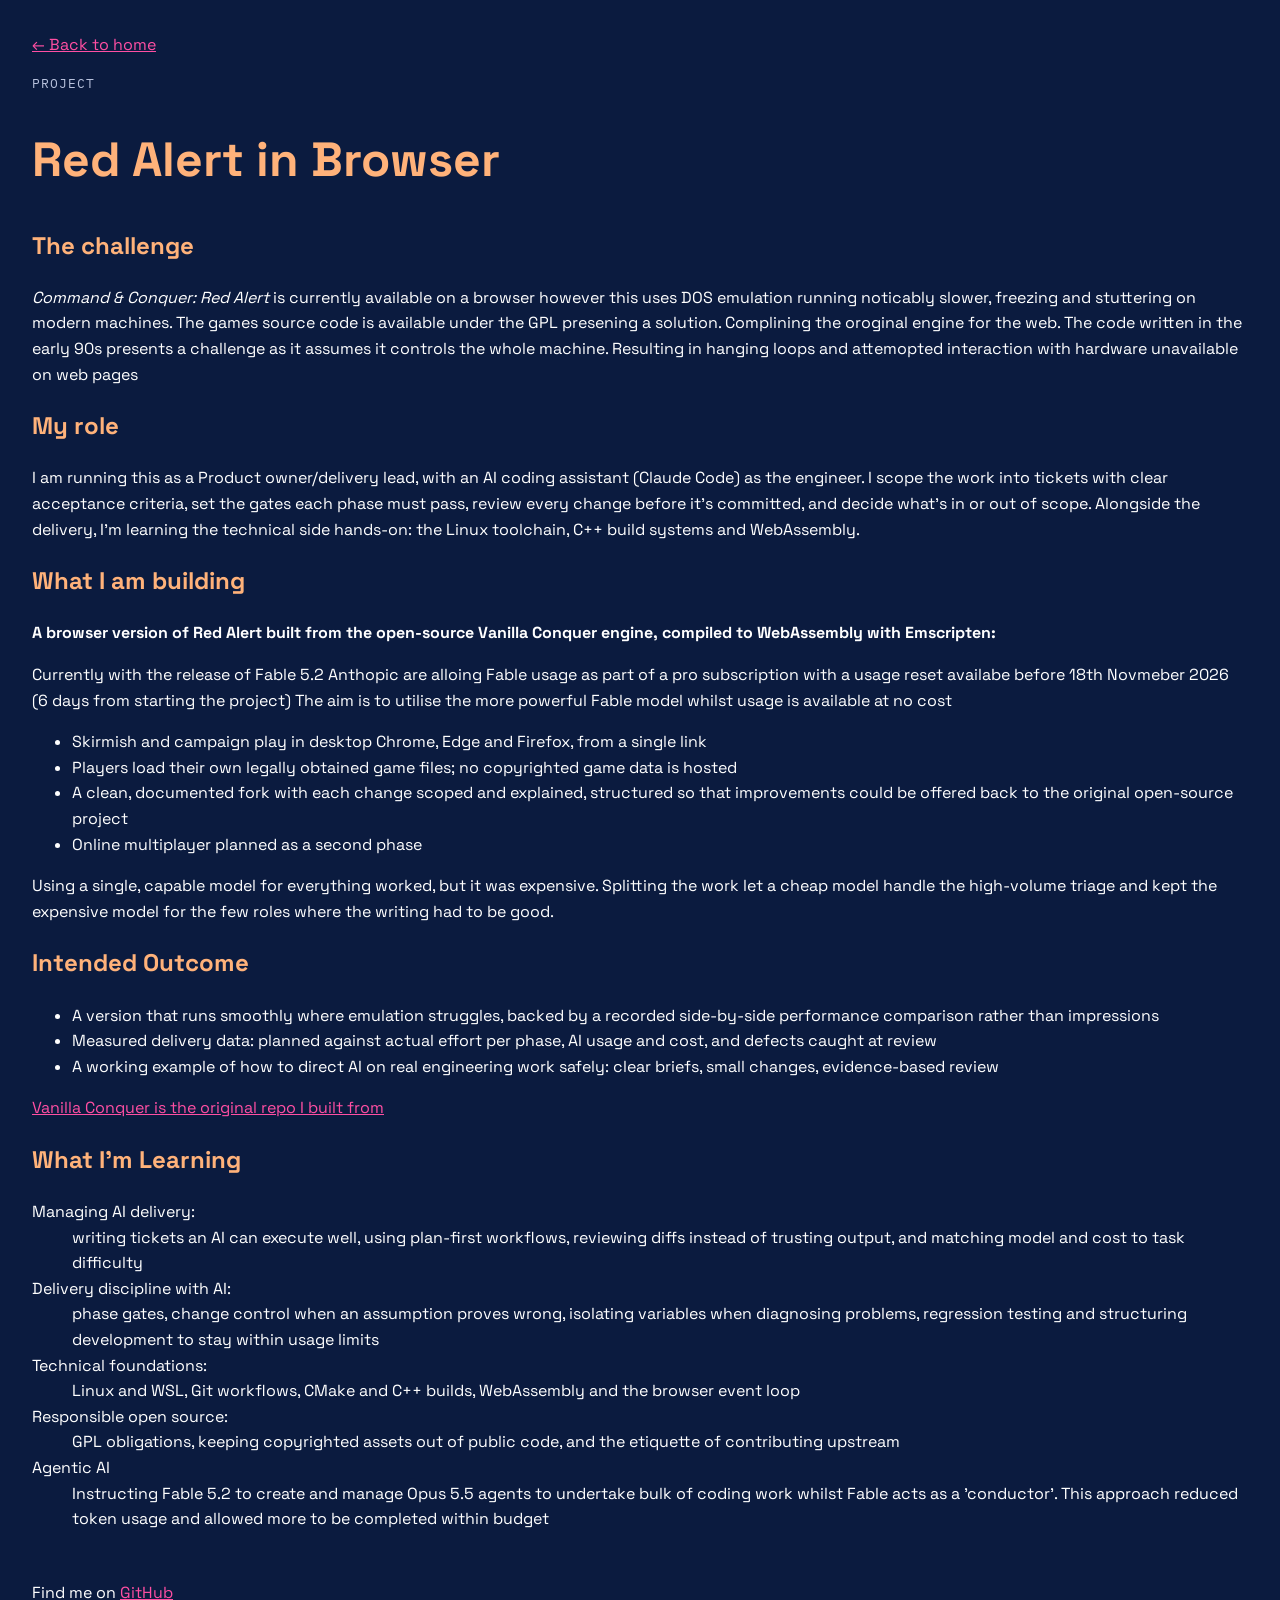
<file: Projects/Red-Alert-Browser.html>
<!DOCTYPE html>
<html lang="en-GB">
<head>
  <meta charset="UTF-8">
  <meta name="viewport" content="width=device-width, initial-scale=1.0">
  <title>Red Alert in Browser| Mike Morris</title>
  <link href="https://fonts.googleapis.com/css2?family=IBM+Plex+Mono:wght@400;500&family=Space+Grotesk:wght@400;500;700&display=swap" rel="stylesheet">
  <link rel="stylesheet" href="../styles.css">
</head>
<body class="article-page">
  <header>
    <a href="../index.html">← Back to home</a>
  </header>

  <main>
    <article>
      <p class="label">Project</p>
      <h1>Red Alert in Browser</h1>

      <section>
        <h2>The challenge</h2>
<p><i>Command & Conquer: Red Alert</i> is currently available on a browser however this uses DOS emulation running noticably slower, freezing and stuttering on modern machines. The games source code is available under the GPL presening a solution. Complining the oroginal engine for the web. The code written in the early 90s presents a challenge as it assumes it controls the whole machine. Resulting in hanging loops and attemopted interaction with hardware unavailable on web pages</p> 
    
     </section>

      <section>
        <h2>My role</h2>
<p>I am running this as a Product owner/delivery lead, with an AI coding assistant (Claude Code) as the engineer. I scope the work into tickets with clear acceptance criteria, set the gates each phase must pass, review every change before it’s committed, and decide what’s in or out of scope. Alongside the delivery, I’m learning the technical side hands-on: the Linux toolchain, C++ build systems and WebAssembly.</p> 
</section>

      <section>
        <h2>What I am building</h2>
       
     <p><b>A browser version of Red Alert built from the open-source Vanilla Conquer engine, compiled to WebAssembly with Emscripten:</b></p>
  <aside class ="callout">
     <p>Currently with the release of Fable 5.2 Anthopic are alloing Fable usage as part of a pro subscription with a usage reset availabe before 18th Novmeber 2026 (6 days from starting the project) The aim is to utilise the more powerful Fable model whilst usage is available at no cost </p>
  </aside>
  <ul>
    <li>Skirmish and campaign play in desktop Chrome, Edge and Firefox, from a single link</li>
    <li>Players load their own legally obtained game files; no copyrighted game data is hosted</li>
    <li>A clean, documented fork with each change scoped and explained, structured so that improvements could be offered back to the original open-source project</li>
    <li>Online multiplayer planned as a second phase</li>
</ul>
</section>

<aside class="callout">  
<p>Using a single, capable model for everything worked, but it was expensive. Splitting the work let a cheap model handle the high-volume triage and kept the expensive model for the few roles where the writing had to be good.</p>
</aside> 

      <section>
        <h2>Intended Outcome</h2>
    <ul>
        <li>A version that runs smoothly where emulation struggles, backed by a recorded side-by-side performance comparison rather than impressions</li>
<li>Measured delivery data: planned against actual effort per phase, AI usage and cost, and defects caught at review</li>
<li>A working example of how to direct AI on real engineering work safely: clear briefs, small changes, evidence-based review</li>
    </ul>
      </section>

    <aside class="callout">
<p><a href="https://github.com/TheAssemblyArmada/Vanilla-Conquer">Vanilla Conquer is the original repo I built from</a></p></p>
    </aside>

      <section>
        <h2>What I'm Learning</h2>
          <dl class="highlights">
<dt>Managing AI delivery:</dt>
<dd>writing tickets an AI can execute well, using plan-first workflows, reviewing diffs instead of trusting output, and matching model and cost to task difficulty</dd>
<dt>Delivery discipline with AI:</dt>
<dd>phase gates, change control when an assumption proves wrong, isolating variables when diagnosing problems, regression testing and structuring development to stay within usage limits</dd>
<dt>Technical foundations:</dt>
<dd>Linux and WSL, Git workflows, CMake and C++ builds, WebAssembly and the browser event loop</dd>
<dt>Responsible open source:</dt>
<dd>GPL obligations, keeping copyrighted assets out of public code, and the etiquette of contributing upstream</dd>
<dt>Agentic AI</dt>
<dd>Instructing Fable 5.2 to create and manage Opus 5.5 agents to undertake bulk of coding work whilst Fable acts as a 'conductor'. This approach reduced token usage and allowed more to be completed within budget</dd>
</dl>
      </section>
    </article>
  </main>

  <footer>
    <p>Find me on <a href="https://github.com/Mikem9693">GitHub</a></p>
  </footer>
</body>
</html>
</file>
<file: css/styles.css>
/* ==========================================================
   styles.css: the base for every page.
   Colours, fonts and default text styles.
   site.css (header, menus, articles) and journey.css (the book)
   build on top of this.
   ========================================================== */

:root {
  --bg: #0B1B3F;
  --surface: #1A2C5B;
  --text: #FFFFFF;
  --muted: #B8C2DD;
  --heading: #FFB27A;
  --accent: #FF4FA3;
}

* {
  box-sizing: border-box;
}

body {
  margin: 0;
  padding: 2rem;
  font-family: "Space Grotesk", sans-serif;
  background: var(--bg);
  color: var(--text);
  line-height: 1.6;
  min-height: 100vh;
  display: flex;
  flex-direction: column;
  gap: 1rem;
}

h1, h2, h3 {
  color: var(--heading);
}

h1 {
  font-size: 3rem;
  line-height: 1.1;
}

a {
  color: var(--accent);
}

.label {
  font-family: "IBM Plex Mono", monospace;
  font-size: 0.8rem;
  text-transform: uppercase;
  letter-spacing: 0.08em;
  color: var(--muted);
  margin: 0 0 0.75rem;
}
</file>
<file: css/site.css>
/* ==========================================================
   site.css: shared by every page on the site.
   The header, the drop-down menus, and the layout for
   article pages (projects and writing).
   Loads after styles.css on every page.
   ========================================================== */

/* A faint line colour, used for every divider.
   It's your --muted colour (#B8C2DD) at 20% opacity. */
:root {
  --line: rgba(184, 194, 221, 0.2);
}

/* ----- Page frame ----- */

body {
  padding: 0 1.5rem;     /* overrides the 2rem padding in styles.css */
  gap: 0;
}

.site-header,
main {
  width: 100%;
  max-width: 1040px;
  margin: 0 auto;
}

main {
  flex: 1;
}

/* ----- Header ----- */

.site-header {
  display: flex;
  flex-wrap: wrap;
  justify-content: space-between;
  align-items: center;
  gap: 0.5rem 1.5rem;
  padding: 1.5rem 0;
  border-bottom: 1px solid var(--line);
}

.site-header a {
  color: var(--text);
  text-decoration: none;
  font-weight: 500;
}

.site-header a:hover {
  color: var(--accent);
}

.site-nav {
  display: flex;
  flex-wrap: wrap;
  gap: 0.5rem 1.75rem;
}

.site-nav a {
  color: var(--muted);
  font-weight: 400;
}

/* ----- Drop-down menus (<details class="nav-menu">) ----- */

.nav-menu {
  position: relative;    /* the list below is positioned against this */
}

.nav-menu summary {
  list-style: none;      /* removes the default triangle */
  cursor: pointer;
  color: var(--muted);
}

.nav-menu summary::-webkit-details-marker {
  display: none;         /* removes the triangle in Safari */
}

.nav-menu summary::after {
  content: " ▾";
}

.nav-menu[open] summary,
.nav-menu summary:hover {
  color: var(--accent);
}

.nav-menu ul {
  position: absolute;
  top: calc(100% + 0.75rem);
  right: 0;
  z-index: 10;           /* sits above the page content */
  width: 18rem;
  margin: 0;
  padding: 0.5rem 0;
  list-style: none;
  background: var(--bg);
  border: 1px solid var(--line);
  border-radius: 0.75rem;
}

.nav-menu li a {
  display: flex;
  flex-direction: column;
  gap: 0.15rem;
  padding: 0.6rem 1rem;
  color: var(--text);
  text-decoration: none;
}

.nav-menu li a:hover {
  background: var(--surface);
}

.nav-menu .label {
  margin: 0;
  font-size: 0.7rem;
}

.nav-menu .nav-menu-all {
  border-top: 1px solid var(--line);
  color: var(--accent);
}

/* ----- Shared helpers ----- */

/* Hides an element visually while keeping it available to screen readers.
   (display: none would hide it from screen readers too.) */
.visually-hidden {
  position: absolute;
  width: 1px;
  height: 1px;
  margin: -1px;
  padding: 0;
  border: 0;
  overflow: hidden;
  clip-path: inset(50%);
  white-space: nowrap;
}

/* A clear outline for keyboard users on every link, button and menu. */
a:focus-visible,
button:focus-visible,
summary:focus-visible {
  outline: 2px solid var(--heading);
  outline-offset: 3px;
}

/* ==========================================================
   Article pages: <body class="article-page">
   One readable column, headings as quiet labels, thin lines.
   ========================================================== */

.article-page article {
  padding: 4rem 0 5rem;
}

.article-page article p,
.article-page article li,
.article-page article dd {
  max-width: 50rem;      /* full-width layout, but text lines stay readable */
}

.article-page h1 {
  margin: 0.5rem 0 1rem;
  font-size: clamp(2.5rem, 6vw, 4rem);
  font-weight: 500;
  line-height: 1.05;
  letter-spacing: -0.03em;
}

/* Each section starts with a thin line and a small mono heading. */
.article-page section {
  margin-top: 3rem;
  padding-top: 1.5rem;
  border-top: 1px solid var(--line);
}

.article-page h2 {
  margin: 0 0 1rem;
  font-family: "IBM Plex Mono", monospace;
  font-size: 0.8rem;
  font-weight: 400;
  text-transform: uppercase;
  letter-spacing: 0.08em;
  color: var(--muted);
}

.article-page h3 {
  margin: 1.5rem 0 0.5rem;
  font-size: 1rem;
  font-weight: 500;
}

.article-page p,
.article-page li,
.article-page dd {
  line-height: 1.7;
}

/* Lists: a short pink dash instead of a bullet, matching the Journey. */
.article-page article ul {
  list-style: none;
  padding: 0;
}

.article-page article li {
  position: relative;
  margin-bottom: 0.6rem;
  padding-left: 1.25rem;
}

.article-page article li::before {
  content: "";
  position: absolute;
  left: 0;
  top: 0.85em;
  width: 0.5rem;
  height: 1px;
  background: var(--accent);
}

/* Term-and-description lists: the term in peach, the description below it. */
.highlights {
  margin: 0;
}

.highlights dt {
  color: var(--heading);
  font-weight: 500;
}

.highlights dd {
  margin: 0.15rem 0 1.25rem;
}

/* Callouts: a short aside, set apart by size and colour rather than a box. */
.callout {
  margin: 2.5rem 0;
  padding-left: 1.5rem;
  font-size: 1.15rem;
  line-height: 1.6;
  color: var(--muted);
  box-shadow: inset 2px 0 0 var(--accent);   /* a thin pink line down the left */
}

.callout p {
  margin: 0;
}

.article-page img {
  display: block;
  max-width: 100%;
  height: auto;
  margin: 2rem 0;
  border-radius: 0.5rem;
}

/* ----- Phones ----- */

@media (max-width: 700px) {
  .site-nav {
    position: relative;  /* menus line up with the nav row's left edge... */
    gap: 0.5rem 1rem;
    font-size: 0.95rem;
  }

  .nav-menu {
    position: static;    /* ...instead of their own link, so they fit on screen */
  }

  .nav-menu ul {
    left: 0;
    right: auto;
  }

  .article-page article {
    padding: 2.5rem 0 4rem;
  }
}

/* ==========================================================
   Writing: <body class="article-page post">
   Builds on the article layout above. Posts use real
   subheadings instead of small labels, as they read as one
   continuous piece rather than set sections.
   ========================================================== */

.post .standfirst {
  margin: 0 0 2.5rem;
  font-size: 1.3rem;
  line-height: 1.5;
  color: var(--muted);
}

.post h2 {
  margin: 3rem 0 0.75rem;
  font-family: "Space Grotesk", sans-serif;
  font-size: 1.5rem;
  font-weight: 500;
  text-transform: none;
  letter-spacing: -0.01em;
  color: var(--heading);
}

.post blockquote {
  margin: 2.5rem 0;
  padding: 1.5rem 0;
  border-top: 1px solid var(--line);
  border-bottom: 1px solid var(--line);
  font-size: 1.5rem;
  font-weight: 300;
  line-height: 1.4;
  color: var(--accent);
}

.post blockquote p {
  margin: 0;
}

.post figure {
  margin: 2.5rem 0;
}

.post figure img {
  margin: 0;
}

.post figcaption {
  margin-top: 0.6rem;
  font-family: "IBM Plex Mono", monospace;
  font-size: 0.75rem;
  color: var(--muted);
}

.post-footer {
  margin-top: 4rem;
  padding-top: 1.5rem;
  border-top: 1px solid var(--line);
}

.post-footer .label {
  margin-bottom: 0.5rem;
}

/* A list split into two columns. Items run down the first column, then the second.
   Each column is at least 14rem wide, so on a phone it falls back to one column. */
.two-columns {
  columns: 2 14rem;
  column-gap: 3rem;
}

.two-columns li {
  break-inside: avoid;   /* never split one item across two columns */
}

/* Optional: crops an image to 16:9. Use on photos, not screenshots. */
.project-image {
  aspect-ratio: 16 / 9;
  object-fit: cover;     /* fills the shape without stretching */
}

/* A thin border on figure images, so screenshots don't blend into the background. */
.post figure img {
  border: 1px solid var(--line);
}

/* A heading at the top of a section already has the section's spacing above it. */
.post section > h2:first-child {
  margin-top: 0;
}
</file>
<file: css/journey.css>
/* ==========================================================
   journey.css: the layout for index.html (the Journey).
   Colours and fonts come from styles.css; the header, menus
   and --line come from site.css.
   Minimalist approach: no cards or boxes. Space, type size
   and thin lines do the work instead.
   ========================================================== */

/* Each page: no background, just space above and below. */
.journey-page-item {
  padding: 4.5rem 0.25rem 3.5rem;
}

/* Without JavaScript the pages stack, so a thin line separates them. */
.journey-page-item + .journey-page-item {
  border-top: 1px solid var(--line);
}

.journey-page-item h2 {
  font-weight: 500;
  letter-spacing: -0.01em;
}

.journey-page-item .lead {
  font-size: 1.15rem;
  color: var(--muted);
}

/* Section headings inside a page look like labels: small, mono, muted. */
.role-highlights h3,
.journey-more h3 {
  margin: 0 0 1rem;
  font-family: "IBM Plex Mono", monospace;
  font-size: 0.8rem;
  font-weight: 400;
  text-transform: uppercase;
  letter-spacing: 0.08em;
  color: var(--muted);
}

/* ----- Intro ----- */

/* Limit the width of what's inside the intro, not the page itself.
   Every page must stay exactly 100% wide, or the sliding goes out of line. */
.journey-intro > * {
  max-width: 46rem;
}

.journey-intro h1 {
  margin: 0.5rem 0 1.5rem;
  font-size: clamp(3.5rem, 9vw, 6.5rem);
  font-weight: 500;
  line-height: 1;
  letter-spacing: -0.035em;
}

.intro-statement {
  margin: 0 0 1.5rem;
  font-size: clamp(1.35rem, 2.6vw, 1.85rem);
  line-height: 1.35;
}

.intro-actions {
  display: flex;
  flex-wrap: wrap;
  align-items: center;
  gap: 1rem 2rem;
  margin: 2.5rem 0 0;
}

.button {
  display: inline-block;
  padding: 0.75rem 1.4rem;
  border: 1px solid var(--accent);
  border-radius: 999px;
  color: var(--accent);
  font-weight: 500;
  text-decoration: none;
  transition: background 0.2s ease, color 0.2s ease;
}

.button:hover {
  background: var(--accent);
  color: var(--bg);
}

.intro-meta {
  margin: 3rem 0 0;
  font-family: "IBM Plex Mono", monospace;
  font-size: 0.8rem;
  color: var(--muted);
}

/* ----- Career highlights ----- */

.journey-highlights h2 {
  margin: 0.25rem 0 3rem;
  font-size: clamp(2rem, 4vw, 2.75rem);
}

.highlight-grid {
  list-style: none;
  margin: 0;
  padding: 0;
  display: grid;
  grid-template-columns: repeat(auto-fit, minmax(15rem, 1fr));
  gap: 2.5rem 3rem;
}

.highlight-grid li {
  padding-top: 1.25rem;
  border-top: 1px solid var(--line);
}

.highlight-stat {
  margin: 0 0 0.75rem;
  font-size: clamp(2.25rem, 4vw, 3rem);
  font-weight: 300;
  line-height: 1.1;
  letter-spacing: -0.02em;
  color: var(--accent);
}

.highlight-grid p:not(.highlight-stat) {
  margin: 0 0 0.75rem;
}

.highlight-grid a {
  font-size: 0.85rem;
  color: var(--muted);
  text-decoration: none;
}

.highlight-grid a:hover {
  color: var(--accent);
}

/* ----- A role page ----- */

.role {
  display: grid;
  grid-template-columns: 1fr 1.6fr;
  align-content: start;
  gap: 2.5rem 4rem;
}

.role-year {
  margin: 0 0 1.5rem;
  font-size: clamp(4.5rem, 10vw, 7.5rem);
  font-weight: 300;
  line-height: 0.9;
  letter-spacing: -0.04em;
  color: var(--muted);
}

.role h2 {
  margin: 0 0 0.35rem;
  font-size: 1.6rem;
  line-height: 1.2;
}

.role-org {
  margin: 0;
}

.role-dates {
  margin: 0.25rem 0 1.5rem;
  font-family: "IBM Plex Mono", monospace;
  font-size: 0.8rem;
  color: var(--muted);
}

/* Skills as one quiet line of text, separated by dots, instead of boxes. */
.skills {
  list-style: none;
  margin: 0;
  padding: 0;
  display: flex;
  flex-wrap: wrap;
  gap: 0.25rem 0.6rem;
  font-family: "IBM Plex Mono", monospace;
  font-size: 0.75rem;
  color: var(--muted);
}

.skills li + li::before {
  content: "·";
  margin-right: 0.6rem;
}

.role-body .lead {
  margin: 0 0 2rem;
}

/* The key achievement: a big number beside its explanation, under a thin line. */
/* The key achievement: a thin line, a label, a heading and the sentence, with its figure in pink. */

.achievement {
  padding-top: 1.5rem;
  border-top: 1px solid var(--line);
}
.achievement .label {
  margin: 0 0 0.25rem;
}

.achievement h3 {
  margin: 0 0 0.5rem;
  font-size: 1rem;
}

.achievement p:last-child {
  margin: 0;
}

/* Highlights run across the full width of the page, in two columns where there's room. */
.role-highlights {
  grid-column: 1 / -1;
  padding-top: 1.5rem;
  border-top: 1px solid var(--line);
}

.role-highlights ul {
  list-style: none;
  margin: 0;
  padding: 0;
  display: grid;
  grid-template-columns: repeat(auto-fit, minmax(18rem, 1fr));
  gap: 1rem 3rem;
}

.role-highlights li {
  position: relative;
  padding-left: 1.25rem;
}

/* A short pink dash instead of a bullet point. */
.role-highlights li::before {
  content: "";
  position: absolute;
  left: 0;
  top: 0.8em;
  width: 0.5rem;
  height: 1px;
  background: var(--accent);
}

/* ----- More (the final page) ----- */

.journey-more h2 {
  max-width: 40rem;
  margin: 0.25rem 0 1rem;
  font-size: clamp(1.8rem, 3.5vw, 2.5rem);
  line-height: 1.2;
}

.contact-links {
  list-style: none;
  margin: 2rem 0 3.5rem;
  padding: 0;
  display: flex;
  flex-wrap: wrap;
  gap: 1rem 2rem;
  font-weight: 500;
}

.more-columns {
  display: grid;
  grid-template-columns: 1fr 1fr;
  gap: 3rem 4rem;
  padding-top: 2.5rem;
  border-top: 1px solid var(--line);
}

.journey-more h3:not(:first-child) {
  margin-top: 2.5rem;
}

.more-list {
  margin: 0;
}

.more-list dt {
  font-weight: 500;
}

.more-list dt a {
  color: var(--text);
}

.more-list dt a:hover {
  color: var(--accent);
}

.more-list dt span {
  margin-left: 0.5rem;
  font-family: "IBM Plex Mono", monospace;
  font-size: 0.75rem;
  font-weight: 400;
  color: var(--muted);
}

.more-list dd {
  margin: 0.15rem 0 1.1rem;
  font-size: 0.95rem;
  color: var(--muted);
}

.journey-more > p:last-child {
  margin: 3rem 0 0;
}

/* ==========================================================
   Book mode. journey.js adds the class "is-book" to <body>,
   so these rules only apply when JavaScript is running.
   ========================================================== */

.is-book .journey-viewport {
  overflow: hidden;      /* hides the pages to the left and right... */
  overflow: clip;        /* ...and stops the browser scrolling it sideways. */
  transition: height 0.6s cubic-bezier(0.2, 0.7, 0.2, 1);
    touch-action: pan-y pinch-zoom; /* the browser handles scrolling and zooming; sideways swipes are ours */
}

.is-book .journey-track {
  display: flex;
  align-items: flex-start; /* each page only as tall as its own content */
  transition: transform 0.6s cubic-bezier(0.2, 0.7, 0.2, 1);
}

.is-book .journey-page-item {
  flex: 0 0 100%;        /* each page is exactly one viewport wide */
  min-width: 0;
  box-sizing: border-box;
  border-top: none;      /* no dividing lines between pages in book mode */
}

/* ----- Navigation bar ----- */

.journey-nav {
  display: flex;
  align-items: center;
  gap: 1.5rem;
  padding: 1rem 0;
  border-top: 1px solid var(--line);

  /* Sticky: the bar stays pinned to the bottom of the screen while you scroll
     a long page, then settles into its normal place at the end. */
  position: sticky;
  bottom: 0;
  z-index: 5;                      /* sits above the page content as it scrolls past */
  background: var(--bg);           /* solid, so text doesn't show through */
  padding-bottom: calc(1rem + env(safe-area-inset-bottom)); /* clears the iPhone home bar */
}

/* "display: flex" above would override the hidden attribute, so this puts it back. */
.journey-nav[hidden] {
  display: none;
}

.journey-prev,
.journey-next {
  flex: 0 0 auto;
  width: 44px;
  height: 44px;
  border: 1px solid var(--line);
  border-radius: 50%;
  background: none;
  color: var(--text);
  font: inherit;
  font-size: 1.1rem;
  cursor: pointer;
  transition: border-color 0.2s ease, color 0.2s ease;
}

.journey-next {
  border-color: var(--accent);
  color: var(--accent);
}

.journey-prev:hover:not(:disabled),
.journey-next:hover:not(:disabled) {
  border-color: var(--accent);
  color: var(--accent);
}

.journey-prev:disabled,
.journey-next:disabled {
  opacity: 0.3;
  cursor: default;
}

/* The year strip */
.journey-spine {
  position: relative;    /* lets journey.js measure each button's position within the strip */
  flex: 1;
  list-style: none;
  margin: 0;
  padding: 0;
  display: flex;
  justify-content: space-between;
  overflow-x: auto;
}

.spine-button {
  display: flex;
  flex-direction: column;
  align-items: center;
  gap: 0.45rem;
  min-width: 44px;
  min-height: 44px;
  padding: 0.25rem;
  border: none;
  background: none;
  color: var(--muted);
  font-family: "IBM Plex Mono", monospace;
  font-size: 0.7rem;
  cursor: pointer;
}

.spine-button:hover {
  color: var(--text);
}

.spine-dot {
  width: 6px;
  height: 6px;
  border-radius: 50%;
  background: var(--line);
  transition: transform 0.3s ease, background 0.3s ease;
}

/* Pages you've passed get a brighter dot; the current page gets a larger peach one. */
.spine-button.is-passed .spine-dot {
  background: var(--muted);
}

.spine-button[aria-current] .spine-dot {
  background: var(--heading);
  transform: scale(1.6);
}

.spine-button[aria-current] {
  color: var(--text);
}

/* Some people set their device to reduce motion. Respect that. */
@media (prefers-reduced-motion: reduce) {
  .is-book .journey-viewport,
  .is-book .journey-track,
  .spine-dot,
  .button {
    transition: none;
  }
}


@media (max-width: 700px) {
  .role,
  .more-columns {
    grid-template-columns: 1fr;
  }

  .journey-page-item {
    padding: 3rem 0.25rem 2.5rem;
  }

  /* Intro: both options become full-width buttons, one above the other. */
  .intro-actions {
    flex-direction: column;
    align-items: stretch;
    gap: 0.75rem;
  }

  .intro-actions a {
    display: flex;
    align-items: center;
    justify-content: center;
    min-height: 48px;
    border-radius: 999px;
    text-decoration: none;
  }

  .intro-actions a:not(.button) {
    border: 1px solid var(--line);
    color: var(--text);
  }

  /* More page: contact links become full-width buttons, Email filled in pink as the main action. */
  .contact-links {
    flex-direction: column;
    gap: 0.75rem;
  }

  .contact-links a {
    display: flex;
    align-items: center;
    justify-content: center;
    min-height: 48px;
    border: 1px solid var(--line);
    border-radius: 999px;
    color: var(--text);
    text-decoration: none;
  }

  .contact-links li:first-child a {
    background: var(--accent);
    border-color: var(--accent);
    color: var(--bg);
  }

  /* On phones: one slim row, arrows either side of a year strip that scrolls
     sideways (journey.js keeps the current year in view). */
  .journey-nav {
    gap: 0.5rem;
    padding-top: 0.5rem;
    padding-bottom: calc(0.5rem + env(safe-area-inset-bottom));
  }

  .journey-spine {
    justify-content: flex-start;
    scrollbar-width: none;         /* hides the scrollbar; swiping still scrolls it */
  }
}
mark {
  background: none;
  color: var(--accent);
  font-weight: 500;
}
</file>
<file: styles.css>
/* ==========================================================
   styles.css: the base for every page.
   Colours, fonts and default text styles.
   site.css (header, menus, articles) and journey.css (the book)
   build on top of this.
   ========================================================== */

:root {
  --bg: #0B1B3F;
  --surface: #1A2C5B;
  --text: #FFFFFF;
  --muted: #B8C2DD;
  --heading: #FFB27A;
  --accent: #FF4FA3;
}

* {
  box-sizing: border-box;
}

body {
  margin: 0;
  padding: 2rem;
  font-family: "Space Grotesk", sans-serif;
  background: var(--bg);
  color: var(--text);
  line-height: 1.6;
  min-height: 100vh;
  display: flex;
  flex-direction: column;
  gap: 1rem;
}

h1, h2, h3 {
  color: var(--heading);
}

h1 {
  font-size: 3rem;
  line-height: 1.1;
}

a {
  color: var(--accent);
}

.label {
  font-family: "IBM Plex Mono", monospace;
  font-size: 0.8rem;
  text-transform: uppercase;
  letter-spacing: 0.08em;
  color: var(--muted);
  margin: 0 0 0.75rem;
}
</file>
